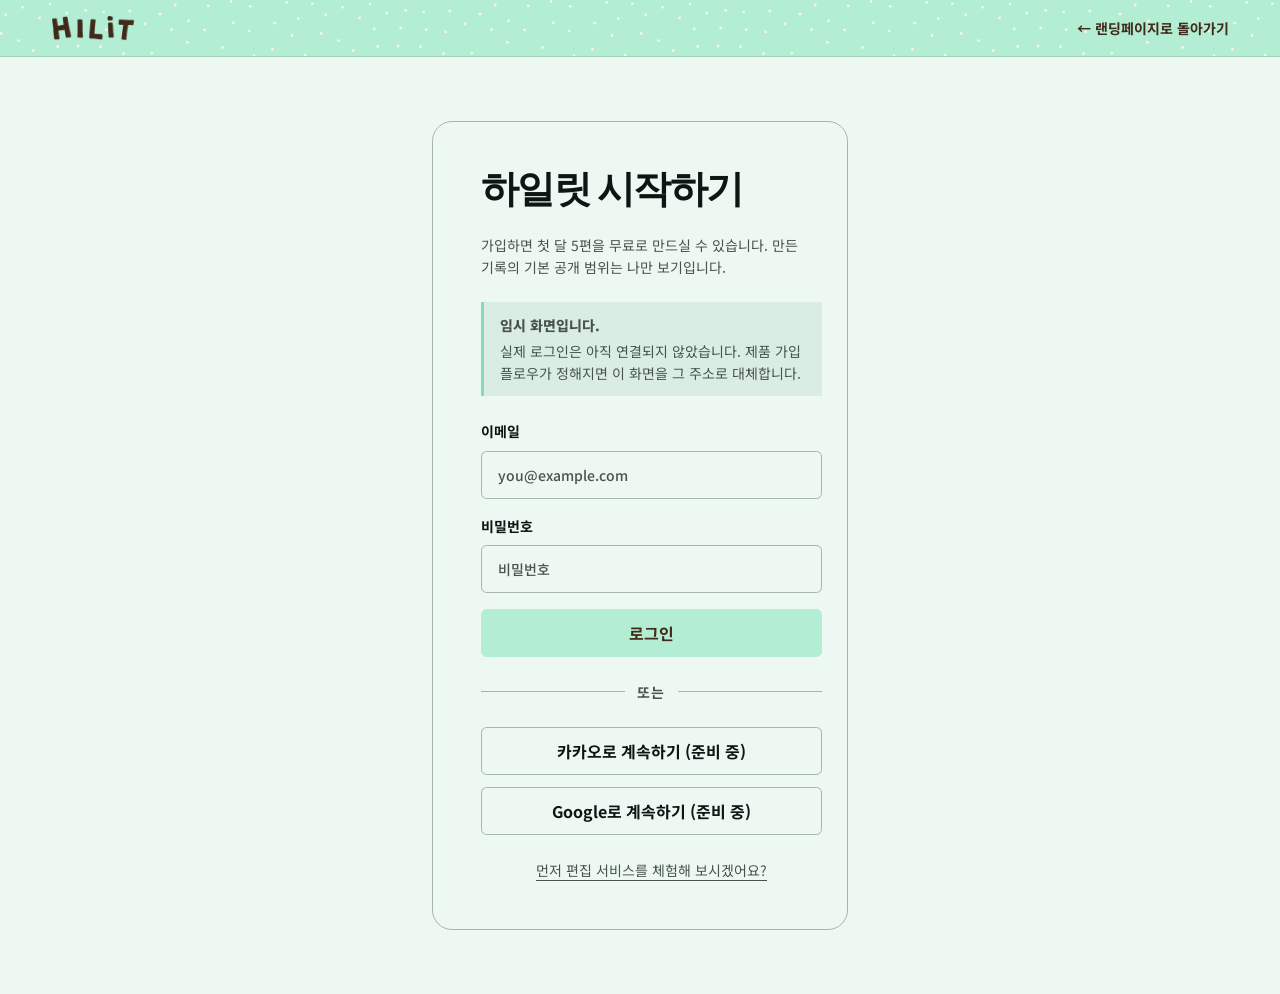
<file: login.html>
<!doctype html>
<html lang="ko">
<head>
  <meta charset="utf-8">
  <meta name="viewport" content="width=device-width, initial-scale=1, viewport-fit=cover">
  <meta name="robots" content="noindex">
  <meta name="description" content="HILIT 로그인 — 임시 화면입니다.">
  <title>HILIT — 로그인 (임시)</title>
  <link rel="icon" href="assets/hilit-app-icon.png" type="image/png">
  <link rel="preconnect" href="https://fonts.googleapis.com">
  <link rel="preconnect" href="https://fonts.gstatic.com" crossorigin>
  <link href="https://fonts.googleapis.com/css2?family=Bricolage+Grotesque:opsz,wght@12..96,700;12..96,800&family=Noto+Sans+KR:wght@400;500;600;700&display=swap" rel="stylesheet">
  <link rel="stylesheet" href="tokens.css">
  <style>
    /* 🔴 임시 화면이다. 랜딩페이지의 [무료 사용하기]가 도착할 곳이 필요해서 세워 둔 껍데기이고,
       실제 인증은 붙어 있지 않다. 제품 가입 플로우가 정해지면 이 파일을 그 주소로 대체한다.
       폼은 제출되지 않는다 — 어떤 값도 어디로도 보내지 않는다(action 없음 · submit 차단). */
    *, *::before, *::after { box-sizing: border-box; }
    html, body { margin: 0; }
    body { min-width: 320px; min-height: 100dvh; display: grid; grid-template-rows: auto 1fr; background: var(--color-paper); color: var(--color-ink); font-family: var(--font-body); line-height: 1.58; word-break: keep-all; }
    img { display: block; max-width: 100%; }
    button, input, a { font: inherit; }
    button { cursor: pointer; }
    a { color: inherit; }
    :focus-visible { outline: 3px solid var(--color-focus); outline-offset: 3px; }
    ::selection { background: var(--color-accent); color: var(--color-accent-ink); }

    .site-nav { position: relative; background: var(--color-accent); color: var(--color-accent-ink); border-block-end: var(--rule) solid var(--color-accent-rule); }
    .site-nav::before { content: ""; position: absolute; inset: 0; z-index: 0; background: var(--color-dot); -webkit-mask: url("assets/dot-pattern.svg") 0 0 / 320px 80px repeat; mask: url("assets/dot-pattern.svg") 0 0 / 320px 80px repeat; pointer-events: none; }
    .nav-inner { position: relative; z-index: 1; width: min(100%, var(--content-max)); min-height: var(--nav-height); margin-inline: auto; padding-inline: var(--page-gutter); display: flex; align-items: center; justify-content: space-between; gap: var(--space-4); }
    .brand { display: inline-flex; align-items: center; min-height: 2.5rem; text-decoration: none; }
    .brand img { width: var(--brand-size); height: auto; }
    .nav-back { color: var(--color-accent-ink); font-size: var(--text-sm); font-weight: 700; text-decoration: none; text-underline-offset: .25em; }

    main { display: grid; place-items: center; padding: var(--space-8) var(--page-gutter); }
    .card { width: min(100%, 26rem); display: grid; gap: var(--space-5); padding: var(--space-7); border: var(--rule) solid var(--color-rule); border-radius: var(--radius-lg); background: var(--color-paper); }
    .card h1 { margin: 0; font-family: var(--font-display); font-size: clamp(1.75rem, 4vw, 2.4rem); font-weight: 800; line-height: 1.04; letter-spacing: -.04em; }
    .card > p { margin: 0; color: var(--color-muted); font-size: var(--text-sm); }

    .temp-flag { display: grid; gap: var(--space-1); margin: 0; padding: var(--space-3) var(--space-4); border-inline-start: 3px solid var(--color-accent-strong); background: var(--color-paper-2); color: var(--color-ink-2); font-size: var(--text-xs); }
    .temp-flag b { font-weight: 800; }

    form { display: grid; gap: var(--space-4); }
    label { display: grid; gap: var(--space-2); font-size: var(--text-sm); font-weight: 700; }
    input { min-height: 3rem; padding-inline: var(--space-4); border: var(--rule) solid var(--color-rule); border-radius: var(--radius-sm); background: var(--color-paper); color: var(--color-ink); font-weight: 500; }
    input::placeholder { color: var(--color-muted); }

    .btn { display: inline-flex; align-items: center; justify-content: center; min-height: 3rem; padding-inline: var(--space-5); border: var(--rule) solid var(--color-ink); border-radius: var(--radius-sm); background: var(--color-ink); color: var(--color-light); font-weight: 700; line-height: 1; text-decoration: none; white-space: nowrap; transition: background-color var(--dur-short) var(--ease-out), transform var(--dur-micro) var(--ease-out); }
    .btn-mint { border-color: var(--color-accent); background: var(--color-accent); color: var(--color-accent-ink); }
    .btn-ghost { border-color: var(--color-rule); background: var(--color-clear); color: var(--color-ink); }
    .btn:active { transform: translateY(1px); }

    .divider { display: grid; grid-template-columns: minmax(0, 1fr) auto minmax(0, 1fr); align-items: center; gap: var(--space-3); color: var(--color-muted); font-size: var(--text-xs); font-weight: 700; letter-spacing: .12em; }
    .divider::before, .divider::after { content: ""; height: var(--rule); background: var(--color-rule); }
    .socials { display: grid; gap: var(--space-3); }

    .foot { margin: 0; color: var(--color-muted); font-size: var(--text-xs); text-align: center; }
    .foot a { text-underline-offset: .25em; }

    @media (hover: hover) and (pointer: fine) {
      .btn:hover { transform: translateY(-1px); }
      .btn-mint:hover { background: var(--color-accent-strong); }
      .btn-ghost:hover { background: var(--color-paper-3); }
    }
    @media (prefers-reduced-motion: reduce) {
      *, *::before, *::after { transition-duration: .01ms !important; }
    }
  </style>
</head>
<body>
  <header class="site-nav">
    <div class="nav-inner">
      <a class="brand" href="lp-v3.html" aria-label="하일릿 홈"><img src="assets/hilit-wordmark.png" width="720" height="228" alt="HILIT"></a>
      <a class="nav-back" href="lp-v3.html">&larr; 랜딩페이지로 돌아가기</a>
    </div>
  </header>

  <main>
    <div class="card">
      <h1>하일릿 시작하기</h1>
      <p>가입하면 첫 달 5편을 무료로 만드실 수 있습니다. 만든 기록의 기본 공개 범위는 나만 보기입니다.</p>

      <p class="temp-flag">
        <b>임시 화면입니다.</b>
        <span>실제 로그인은 아직 연결되지 않았습니다. 제품 가입 플로우가 정해지면 이 화면을 그 주소로 대체합니다.</span>
      </p>

      <!-- action 없음 · submit 차단. 입력값은 어디로도 전송되지 않는다. -->
      <form id="loginForm" novalidate>
        <label>이메일
          <input type="email" name="email" autocomplete="email" placeholder="you@example.com">
        </label>
        <label>비밀번호
          <input type="password" name="password" autocomplete="current-password" placeholder="비밀번호">
        </label>
        <button class="btn btn-mint" type="submit">로그인</button>
      </form>

      <p class="divider"><span>또는</span></p>

      <div class="socials">
        <button class="btn btn-ghost" type="button" disabled>카카오로 계속하기 (준비 중)</button>
        <button class="btn btn-ghost" type="button" disabled>Google로 계속하기 (준비 중)</button>
      </div>

      <p class="foot"><a href="lp-v3.html#try">먼저 편집 서비스를 체험해 보시겠어요?</a></p>
    </div>
  </main>

  <script>
    // 임시 화면이라 붙일 백엔드가 없다. 제출을 막아 값이 URL 로 새어 나가지 않게 한다.
    document.getElementById('loginForm').addEventListener('submit', (event) => {
      event.preventDefault();
      alert('임시 화면입니다. 실제 로그인은 아직 연결되지 않았습니다.');
    });
  </script>
</body>
</html>
</file>
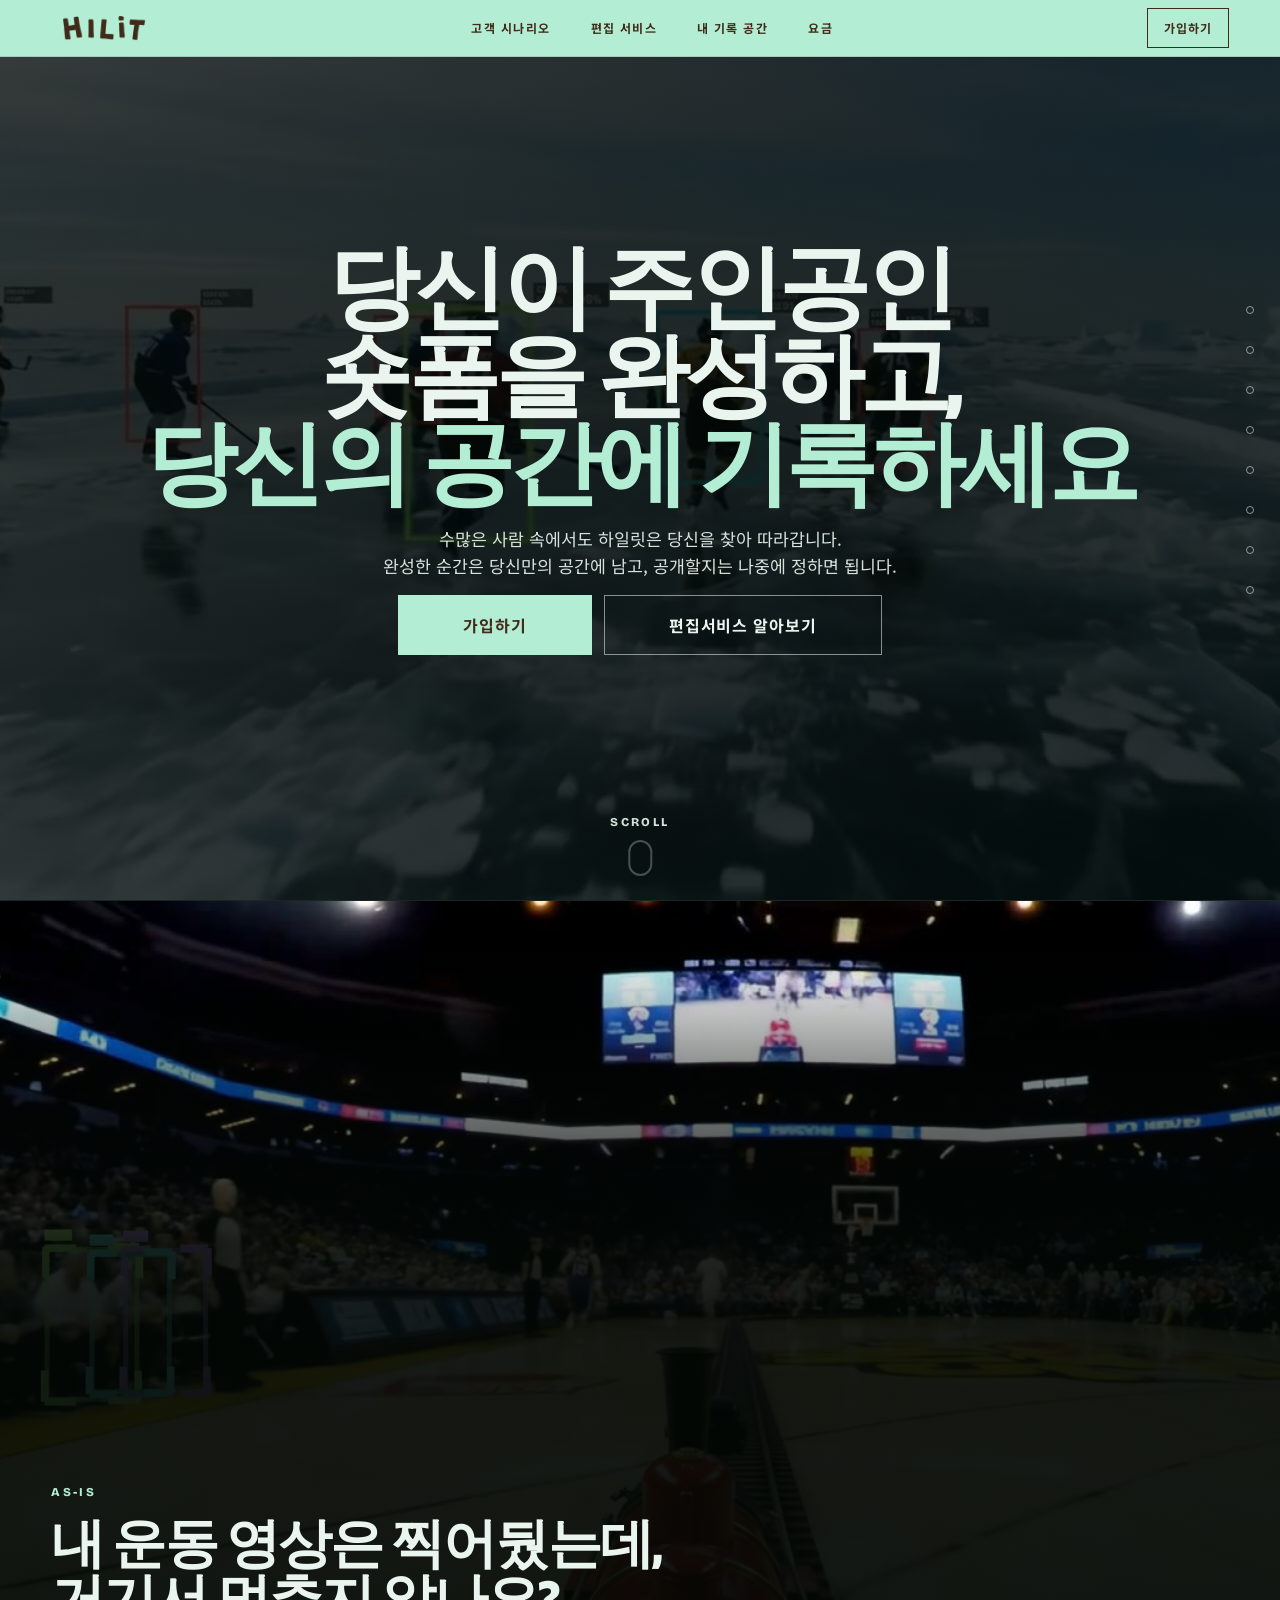
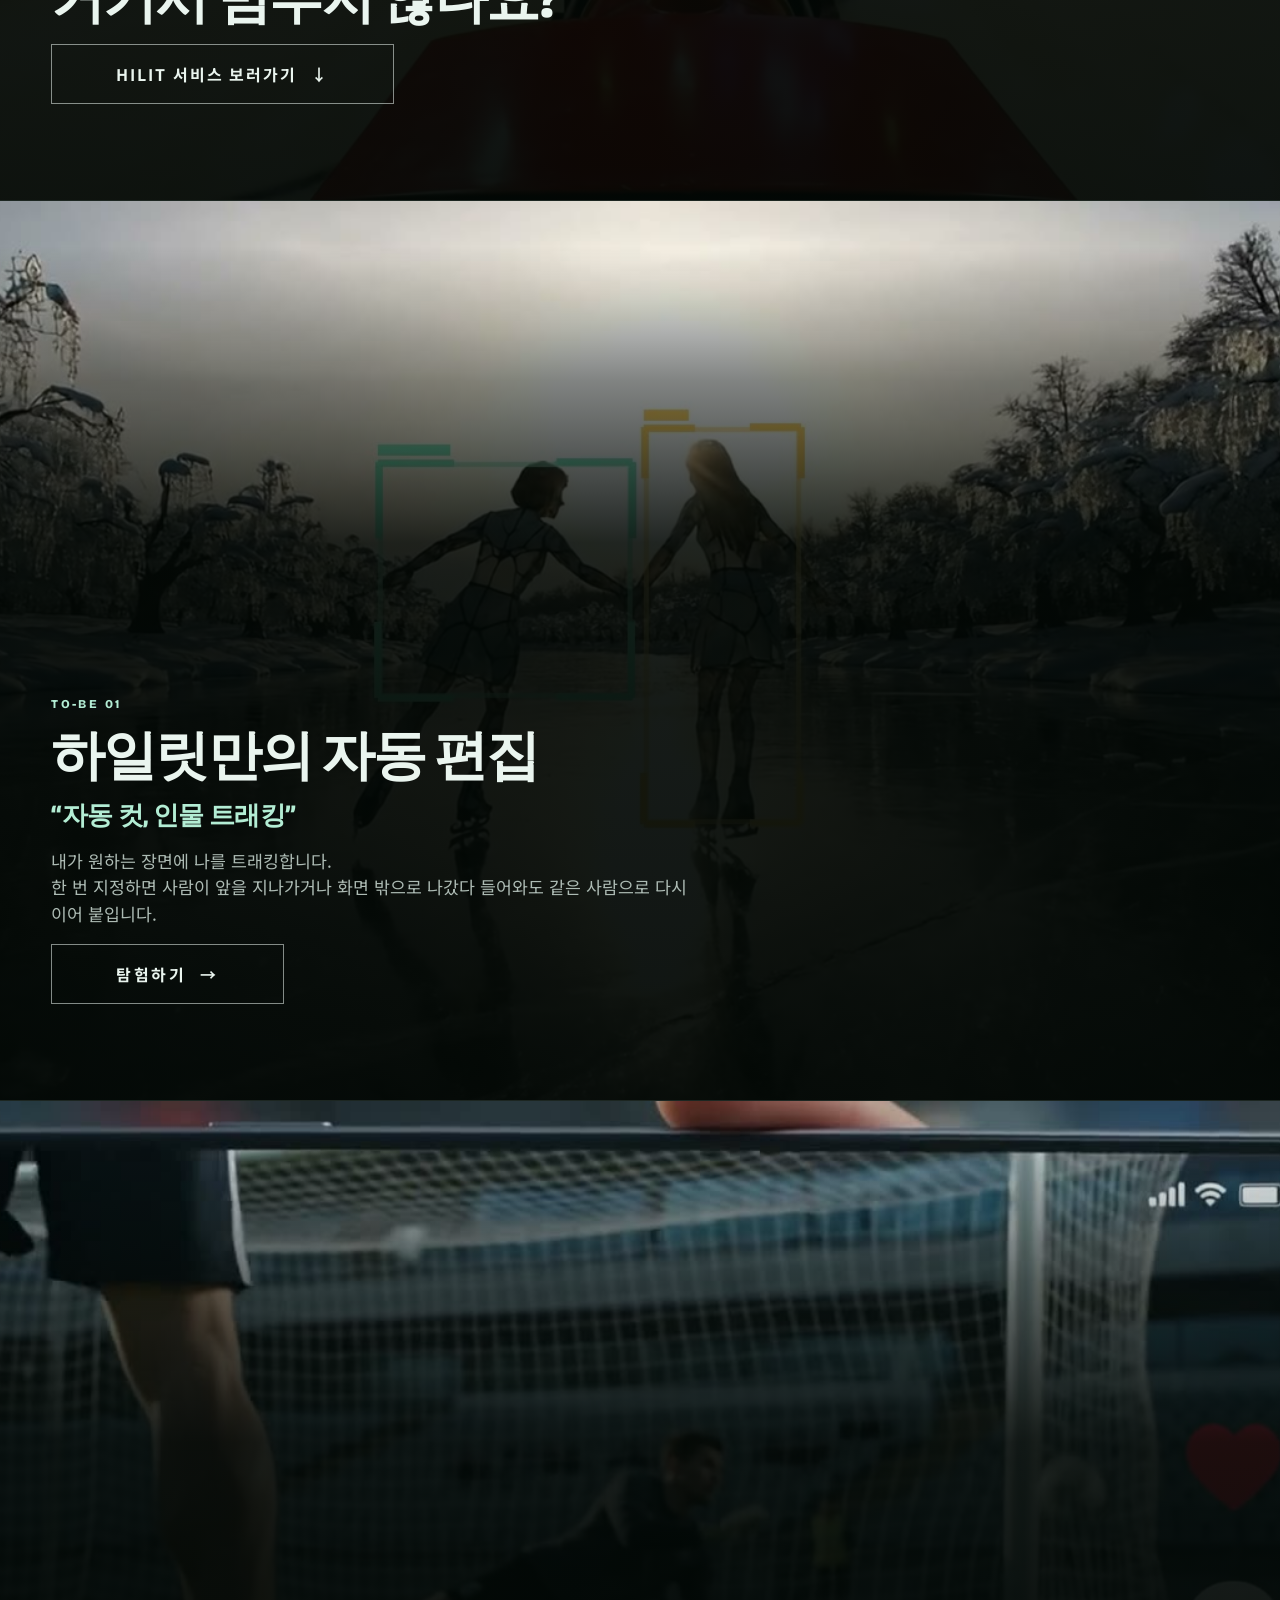
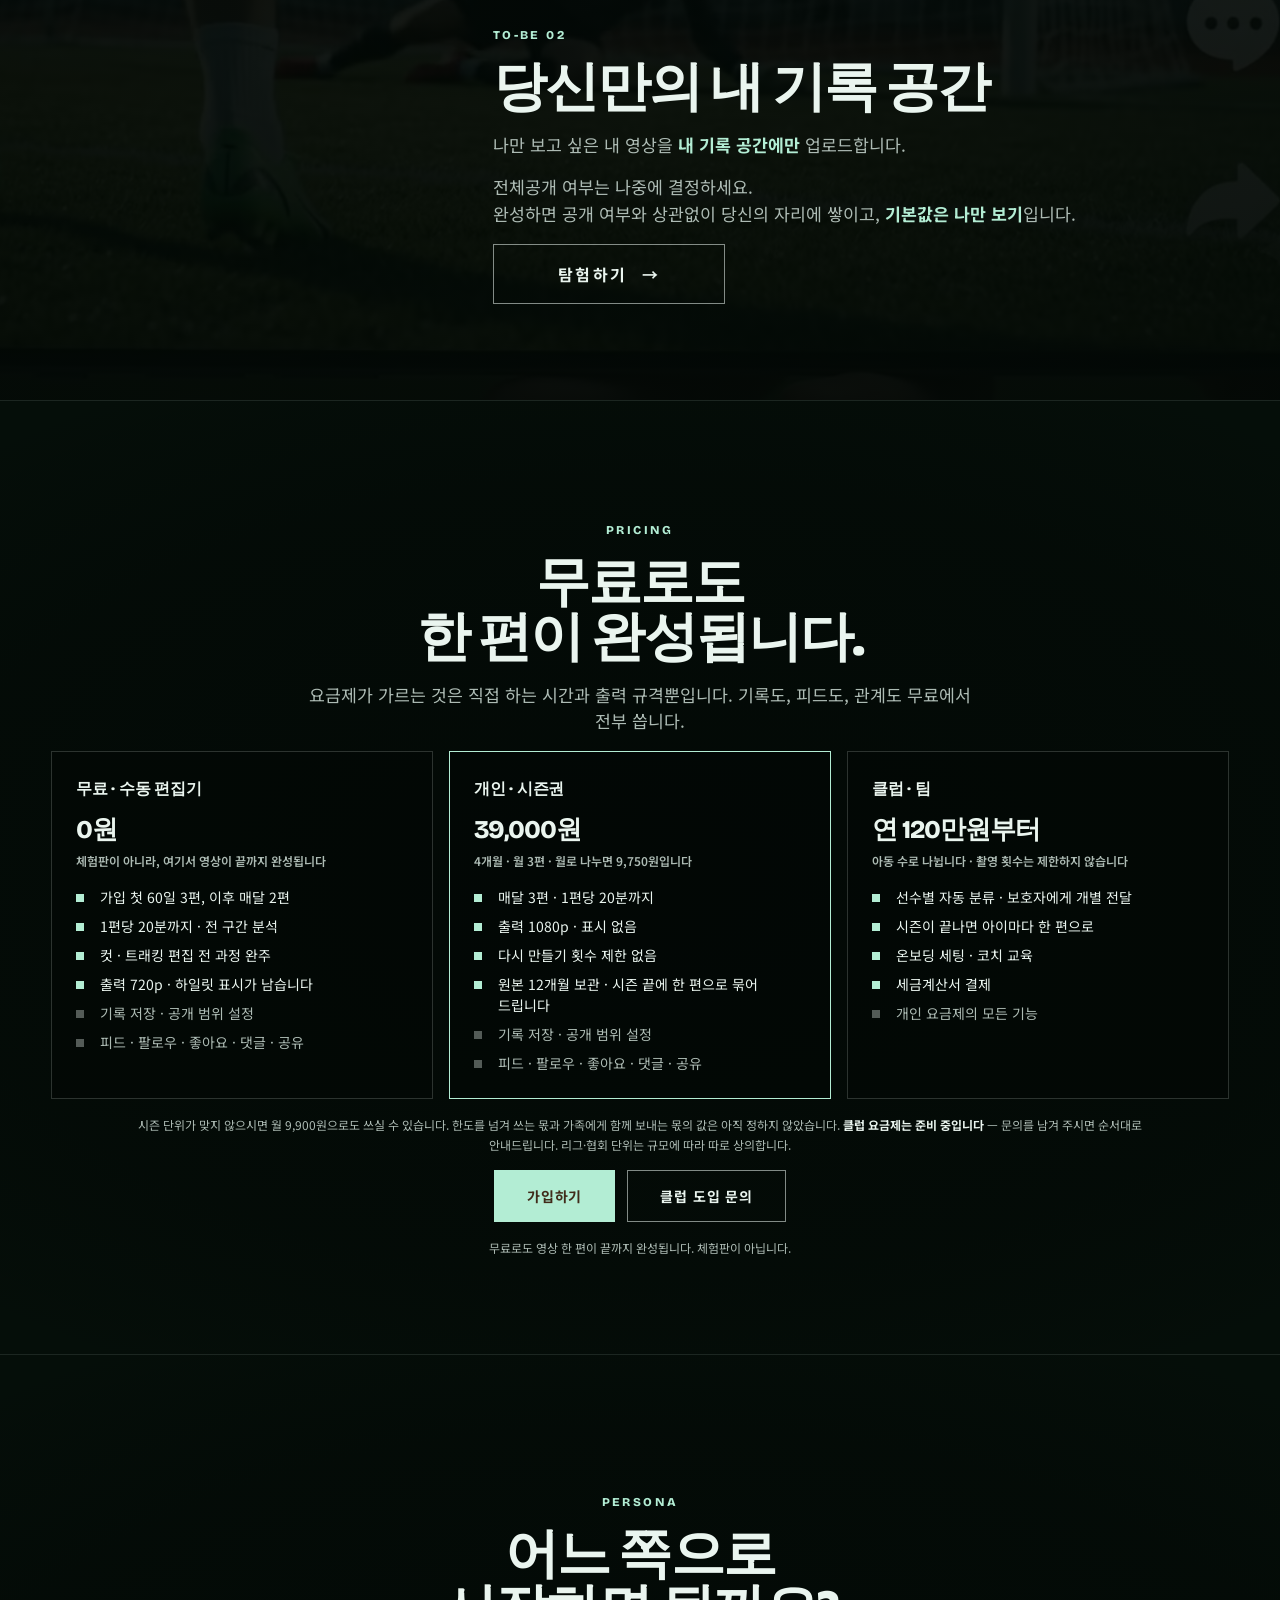
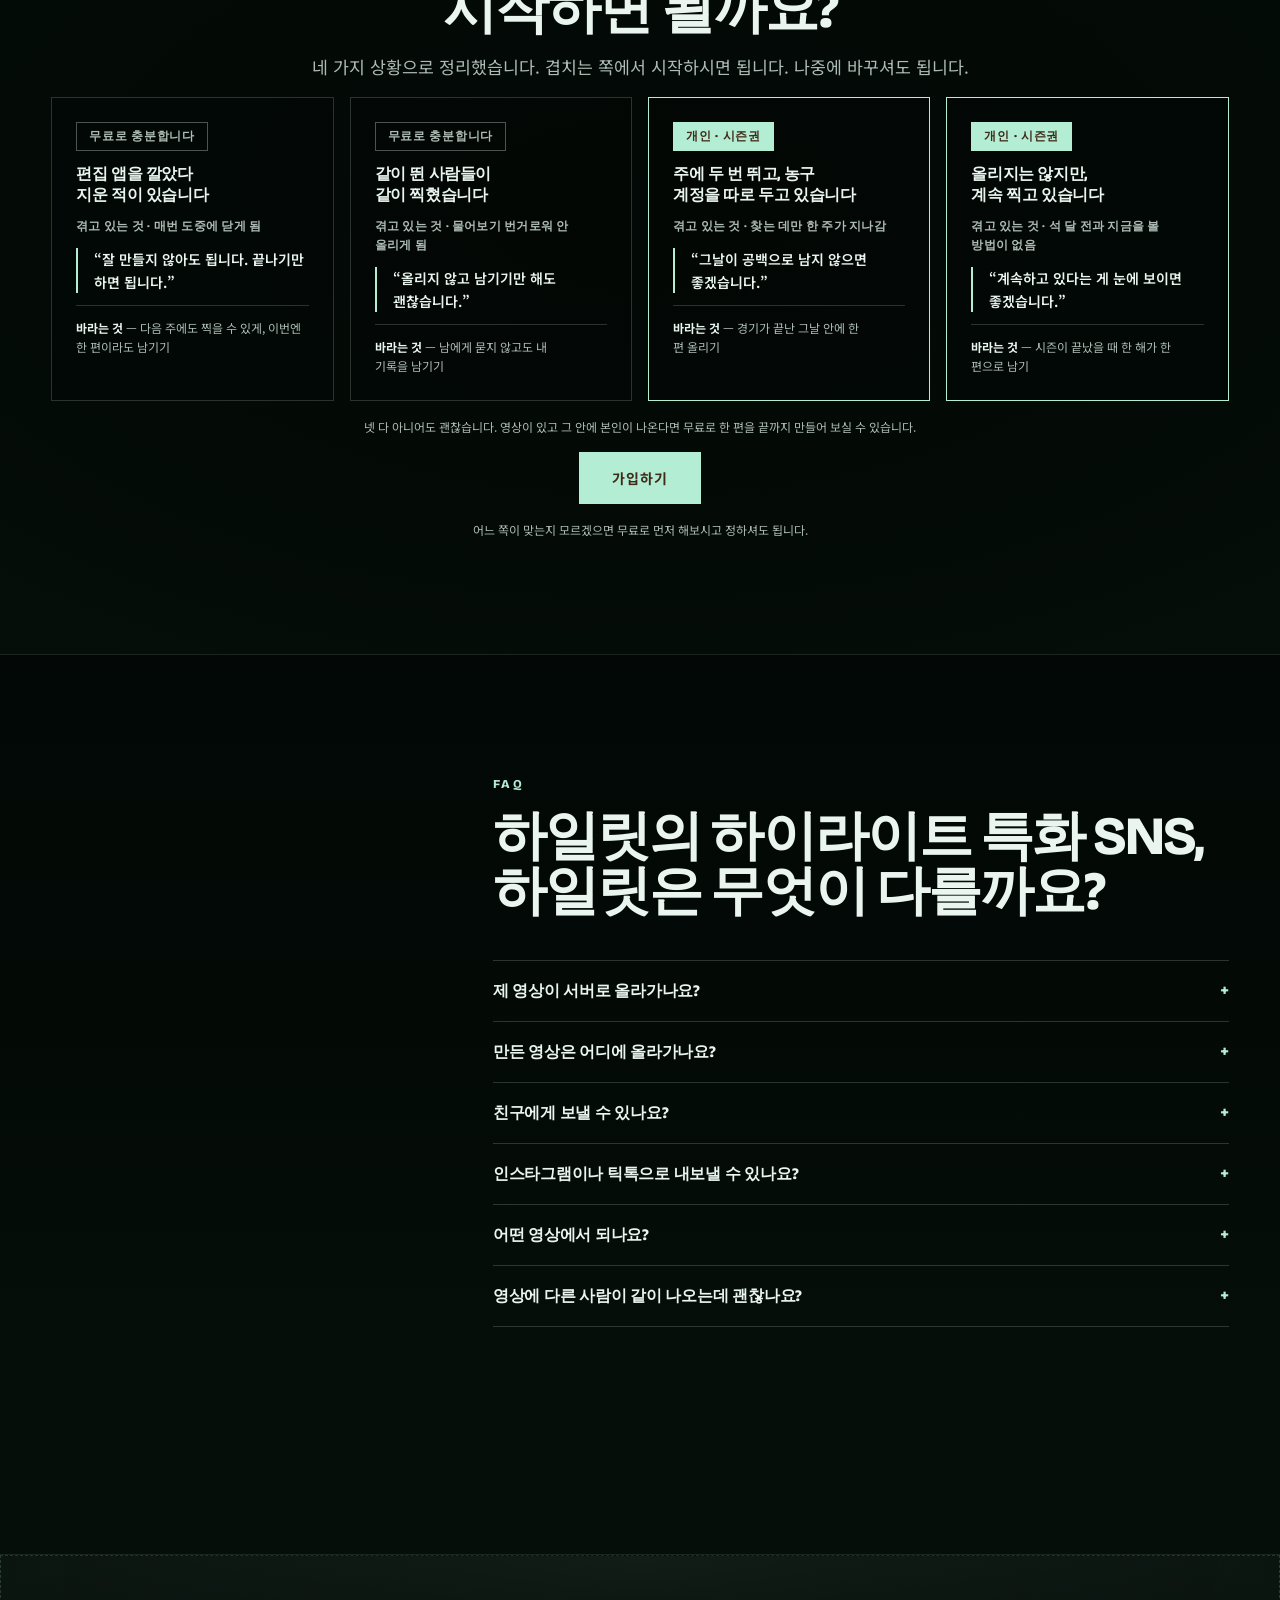
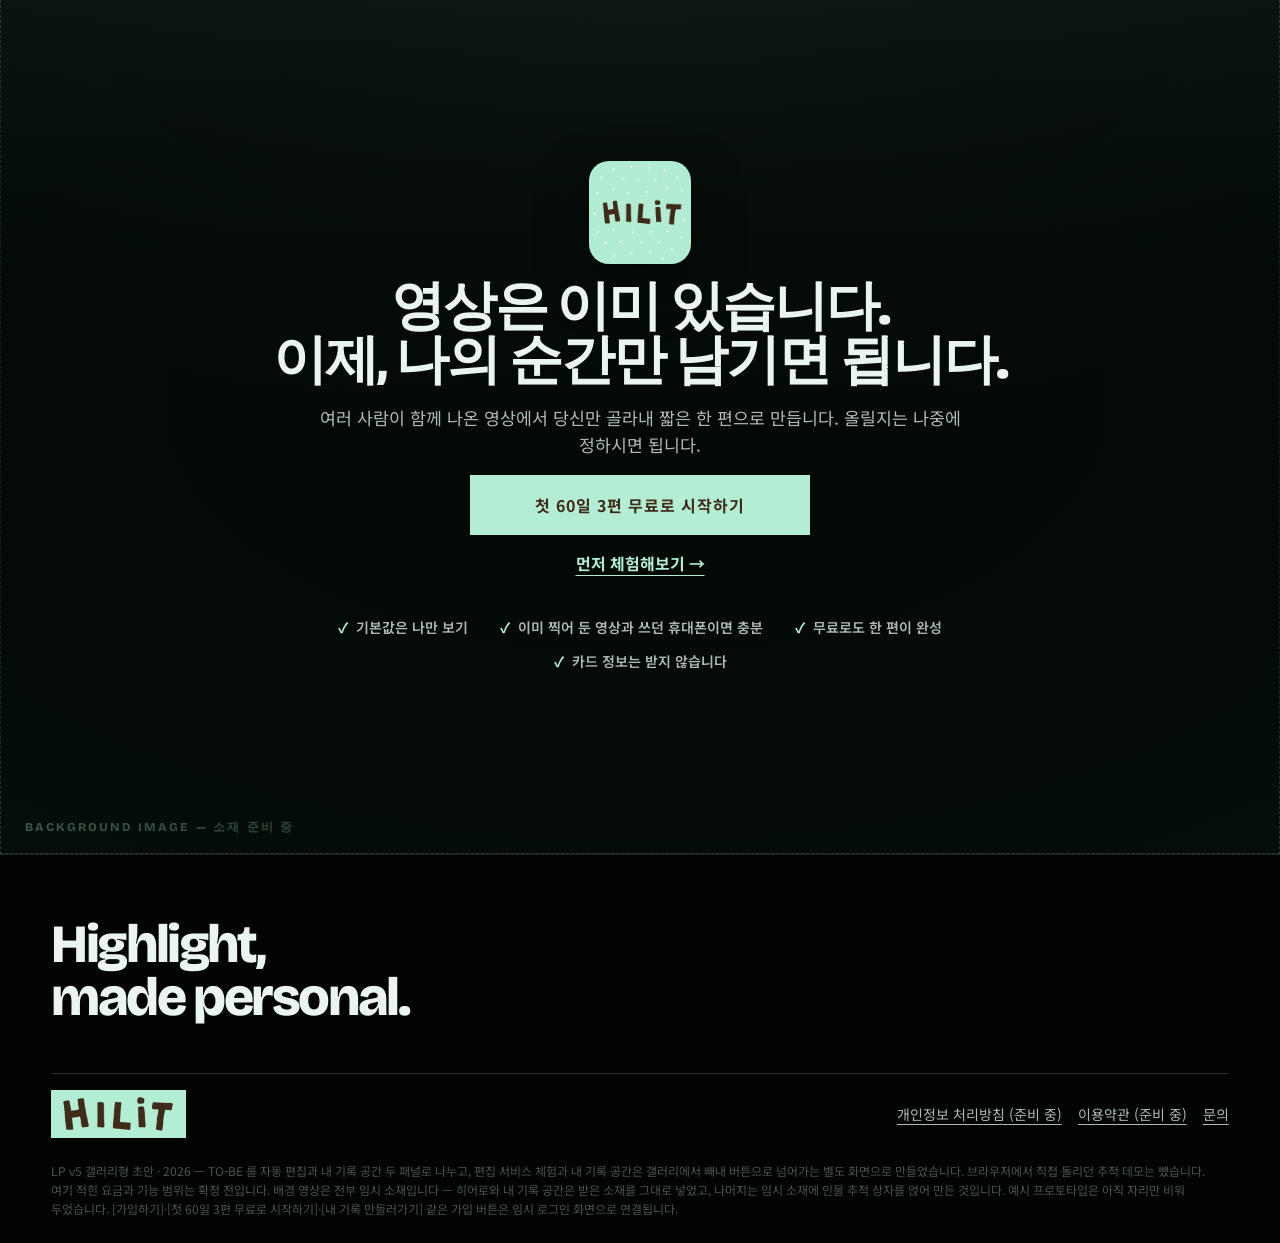
<file: lp-v5.html>
<!doctype html>
<html lang="ko">
<head>
  <meta charset="utf-8">
  <meta name="viewport" content="width=device-width, initial-scale=1, viewport-fit=cover">
  <meta name="description" content="여러 사람이 함께 나온 영상에서 당신만 골라내 짧은 한 편으로 만듭니다. 가려졌다 다시 나타나도 같은 사람으로 따라가고, 올릴지는 나중에 정하시면 됩니다.">
  <title>HILIT — 당신이 주인공인 숏폼을 완성하고, 당신의 공간에 기록하세요</title>
  <link rel="icon" href="assets/hilit-app-icon.png" type="image/png">
  <link rel="preconnect" href="https://fonts.googleapis.com">
  <link rel="preconnect" href="https://fonts.gstatic.com" crossorigin>
  <link href="https://fonts.googleapis.com/css2?family=Bricolage+Grotesque:opsz,wght@12..96,700;12..96,800&family=Noto+Sans+KR:wght@400;500;600;700&display=swap" rel="stylesheet">
  <link rel="stylesheet" href="tokens.css">
  <style>
    /* ══════════════════════════════════════════════════════════════════
       LP v5 — 갤러리형. lp-v4 에서 두 가지를 바꿨다.
       ① TO-BE 한 패널에 겹쳐 있던 두 주제를 패널 둘로 나눴다(자동 편집 / 내 기록 공간).
       ② 편집 서비스 체험·내 기록 공간을 갤러리에서 **빼내** 별도 화면(.view)으로 만들고,
          TO-BE 두 패널의 [탐험하기]로만 들어가게 했다. 들어가면 갤러리가 통째로 사라지고
          그 화면이 지면을 차지한다 — spacex 가 홈에서 상세 페이지로 넘어가는 것과 같다.
          🔴 스크롤로는 닿지 않는다. 아래에 이어 두고 앵커로 건너뛰는 것과 다른 점이다.
       ③ **편집 서비스 체험 화면도 갤러리 규칙으로 돌렸다**(.view--gallery). 문서처럼
          흐르던 화면을 전면 배경 영상 위 헤드라인과 [가입하기] 한 패널로 세웠다.
          브라우저에서 직접 돌리던 추적 데모는 뺐다(사용자 지시).

       참조: spacex.com 의 실측 규칙 (styles.6af2148f00c017e1.css)
       ─────────────────────────────────────────────────────────────
       .section-inner   height: max(100svh, 941px)  → 패널 하나가 화면을 채운다
       .image-wrapper   inset:0 · object-fit: cover  → 전면 배경 미디어
       .inner-*         카피를 8방향 코너에 절대 배치 (left/right:100px · bottom:15% · max-width:520px)
       h1/h2            uppercase · letter-spacing .02em · line-height 95%
       .inner-center h1 100px · letter-spacing -1px
       @media ≤961px    height:auto · 카피 left/right:20px · bottom:5% · h2 2.25rem
       ─────────────────────────────────────────────────────────────
       가져온 것 : 전면 배경 + 코너 앵커 카피 + 화면 단위 패널 + 외곽선 버튼
       바꾼 것   : 색은 HILIT 토큰(민트·잉크) 유지 · 한국어는 대문자가 없으므로
                   대문자 대신 디스플레이 슬랩 + 좁은 자간으로 위계를 만든다
       더한 것   : 오른쪽 점 내비 — 갤러리는 "지금 몇 번째인지"가 보여야 한다
                   (spacex 에는 없다. 이어지는 스크롤에는 필요 없던 장치다)
                   [탐험하기] — spacex 는 버튼이 다른 주소로 나간다. 여기도 주소를
                   바꾼다(#try·#record). 다만 파일을 나누지 않고 한 문서 안에서 갈아 끼운다

       🔴 애니메이션은 넣지 않았다 — 사용자 지시가 유지된다.
          spacex 의 reveal-header/subheader/button 스태거는 의도적으로 뺐다.
          화면 전환도 hidden 토글뿐이다 — 넘어가는 연출을 넣지 않았다.
       🔴 배경 영상 넷을 채웠다(전부 임시 소재다). 네 편 모두 인물마다 색이 다른
          추적 상자가 따라붙는 판으로 다시 만들었다 — 제품이 하는 일을 배경이 보여 준다.
          히어로=hero-tracking · AS-IS=basketball-arena · TO-BE 01=figure-ice
          TO-BE 02(내 기록 공간)=my-record
          편집 서비스 체험 첫 패널=highlight-editor(실물 화면 기록)
          나머지 영상·사진 자리는 .media-fill 로 비워 두었다.
       🔴 스냅은 proximity 다 — mandatory 로 잠그면 한 화면을 넘는 패널
          (FAQ 처럼 긴 것)에서 스크롤이 갇힌다.

       카피 제약은 계획서 §5 를 그대로 따른다. 문장은 「워딩 수정」 판을 옮긴 것이고,
       TO-BE 두 패널만 사용자 지정 문구를 그대로 쓴다.
       ══════════════════════════════════════════════════════════════════ */

    *, *::before, *::after { box-sizing: border-box; }
    html, body { margin: 0; overflow-x: clip; }
    html {
      scroll-behavior: smooth;
      background: var(--color-dark);
      /* 갤러리 — 패널 경계에 내려앉는다. proximity 라 긴 패널은 자유롭게 스크롤된다. */
      scroll-snap-type: y proximity;
      scroll-padding-block-start: var(--nav-height);
    }
    body { min-width: 320px; background: var(--color-dark); color: var(--color-light); font-family: var(--font-body); line-height: 1.58; word-break: keep-all; overflow-wrap: break-word; text-rendering: optimizeLegibility; }
    img, video, canvas { display: block; max-width: 100%; }
    button, input, select, a { font: inherit; }
    button, input[type="range"] { cursor: pointer; }
    a { color: inherit; }
    [hidden] { display: none !important; }
    :focus-visible { outline: 3px solid var(--color-focus); outline-offset: 3px; }
    ::selection { background: var(--color-accent); color: var(--color-accent-ink); }
    /* 🔴 이 링크는 튀어나오면 민트 내비 막대 위에 얹힌다. 민트 바탕으로 두면
       민트 위 민트가 되어 보이지 않는다. 내비와 반대로 잉크 바탕에 민트 글자다. */
    .skip-link { position: fixed; inset-block-start: var(--space-3); inset-inline-start: var(--space-3); z-index: var(--z-overlay); transform: translateY(-180%); padding: var(--space-3) var(--space-4); background: var(--color-accent-ink); color: var(--color-accent); font-weight: 700; }
    .skip-link:focus { transform: none; }

    /* ── 패널 ────────────────────────────────────────────────────────
       spacex .section-inner 를 옮긴 것. 한 패널이 한 화면을 채우고,
       내용이 더 길면 늘어난다(height:auto 가 아니라 min-height 로 잡는 이유). */
    .panel { position: relative; min-height: 100svh; display: flex; isolation: isolate; scroll-snap-align: start; overflow: clip; }
    .panel + .panel { border-block-start: var(--rule) solid oklch(96% 0.014 165 / .1); }
    .panel-inner { position: relative; z-index: 2; width: min(100%, 87.5rem); margin-inline: auto; padding: calc(var(--nav-height) + var(--space-7)) var(--page-gutter) var(--space-8); display: flex; }

    /* 전면 배경 미디어 자리 — spacex .image-wrapper.
       🔴 소재가 없다. 채우기 전까지 무엇이 들어갈 자리인지만 적는다. */
    .media-fill { position: absolute; inset: 0; z-index: 0; border: var(--rule) dashed oklch(90% 0.069 166 / .18); background: radial-gradient(120% 90% at 50% 0%, oklch(90% 0.069 166 / .1), transparent 60%); pointer-events: none; }
    /* 🔴 자리 표시는 아래 구석에 둔다 — 가운데 두면 카피·버튼과 겹친다. */
    .media-fill span { position: absolute; inset-block-end: var(--space-4); inset-inline-start: var(--space-5); color: oklch(90% 0.069 166 / .32); font-family: var(--font-display); font-size: var(--text-xs); font-weight: 800; letter-spacing: .18em; }
    /* 카피가 앉는 쪽을 어둡게 눌러 글자가 읽히게 한다. 실사 미디어가 들어와도 같이 쓴다. */
    .scrim { position: absolute; inset: 0; z-index: 1; pointer-events: none; }
    .scrim--bottom { background: linear-gradient(to top, oklch(12% 0.016 165 / .92) 0%, oklch(12% 0.016 165 / .55) 42%, transparent 78%); }
    .scrim--center { background: radial-gradient(80% 60% at 50% 50%, oklch(12% 0.016 165 / .8), oklch(12% 0.016 165 / .45) 70%, transparent); }
    .scrim--top { background: linear-gradient(to bottom, oklch(12% 0.016 165 / .92) 0%, oklch(12% 0.016 165 / .55) 42%, transparent 78%); }
    /* 🔴 배경에 영상을 깐 패널 전용. 사진 없는 패널의 기본 scrim 으로는 글자가 눕는다.
       수치 근거 — 세 소재 모두 가장 밝은 프레임이 흰색에 닿는다(255,255,245 / 252,255,255).
       그 위에서 본문(--color-light-muted)이 AA(4.5:1)를 넘으려면 alpha 가 .76 이상,
       AAA(7:1)를 넘으려면 .88 이상이어야 한다. 카피가 앉는 아래쪽을 .88 위로 유지한다.
       🔴 숫자를 눈으로 고르지 않는다. 바꿀 때는 다시 재고 넣는다. */
    .scrim--video { background: linear-gradient(to top, oklch(12% 0.016 165 / .95) 0%, oklch(12% 0.016 165 / .92) 45%, oklch(12% 0.016 165 / .88) 62%, oklch(12% 0.016 165 / .5) 80%, transparent 95%); }
    /* 🔴 흰 화면 소재 전용. .scrim--video 는 아래만 누르고 위는 거의 비운다 —
       지금까지 소재가 전부 어두웠기 때문에 그것으로 충분했다.
       흰 UI 녹화(record-flow)는 위쪽이 rgb(255,255,255) 로 뜬다. 실측 — 그 위에서
       뷰바 글자가 1.12:1, 위 절반이 1.69:1 로 AA(4.5:1)에 한참 못 미쳤다.

       🔴 세로 그라디언트 하나로는 두 요구를 같이 못 채운다. 카피는 왼쪽 아래에 있고
          폰 화면은 가운데에 있어서, 카피를 살리려고 아래를 누르면 폰도 같이 사라진다.
          그래서 가로 성분을 얹는다 — 왼쪽(카피)은 누르고 오른쪽(폰)은 연다.
          겹친 alpha = 1-(1-세로)(1-가로).
          카피 구역(x 5~37% · 아래 5~40%) → 약 .89 : 본문 7.4:1 로 AAA
          폰 화면(x 37~64% · 가운데)      → 약 .58 : 영상이 그대로 보인다
          상단은 텍스트가 없고 뷰바가 제 바탕(.82)을 갖고 있어 열어 둔다.
       🔴 숫자를 눈으로 고르지 않는다. 바꿀 때는 다시 재고 넣는다. */
    .scrim--bright { background:
      linear-gradient(to right, oklch(12% 0.016 165 / .64) 0%, oklch(12% 0.016 165 / .60) 36%, oklch(12% 0.016 165 / .30) 50%, oklch(12% 0.016 165 / 0) 64%),
      linear-gradient(to top, oklch(12% 0.016 165 / .76) 0%, oklch(12% 0.016 165 / .72) 30%, oklch(12% 0.016 165 / .58) 55%, oklch(12% 0.016 165 / .48) 78%, oklch(12% 0.016 165 / .48) 100%); }

    /* 카피 앵커 — spacex .inner-left-bottom / .inner-right-bottom / .inner-center */
    .anchor { display: grid; align-content: end; gap: var(--space-4); width: 100%; max-width: 33rem; }
    .anchor--wide { max-width: 46rem; }
    .anchor--full { max-width: none; }
    .panel-inner--left { justify-content: flex-start; }
    .panel-inner--right { justify-content: flex-end; }
    .panel-inner--center { justify-content: center; }
    .panel-inner--center .anchor { align-content: center; justify-items: center; text-align: center; }
    .panel-inner--top .anchor { align-content: start; }

    /* ── 타이포 ──────────────────────────────────────────────────────
       한국어는 대문자가 없다. spacex 가 uppercase 로 만든 위계를
       디스플레이 슬랩 + 좁은 자간으로 대신한다. 로마자만 대문자로 둔다. */
    .eyebrow { margin: 0; color: var(--color-accent); font-family: var(--font-display); font-size: var(--text-xs); font-weight: 800; letter-spacing: .2em; text-transform: uppercase; }
    .p-title { margin: 0; font-family: var(--font-display); font-size: clamp(2rem, 4.2vw, 3.4rem); font-weight: 800; line-height: 1.02; letter-spacing: -.035em; }
    .p-title--hero { font-size: clamp(2.6rem, 7.2vw, 6rem); line-height: .96; letter-spacing: -.05em; }
    .p-title--hero em { color: var(--color-accent); font-style: normal; }
    .p-lede { margin: 0; max-width: 42rem; color: var(--color-light-muted); font-size: var(--text-lg); line-height: 1.55; }
    .panel-inner--center .p-lede { margin-inline: auto; }

    /* ── 줄바꿈 ──────────────────────────────────────────────────────
       한국어는 어절로 끊는다(body 의 word-break: keep-all). 그것만으로는
       마지막 줄에 어절 하나만 남는 줄이 생긴다 — 실측(1440 / 768 / 390)에서
       "붙입니다."(64px) "씁니다."(49px) "됩니다."(87px)처럼 한 어절짜리 줄이
       여덟 군데 나왔다. 줄 끝이 아니라 문단 끝이 무너지는 문제다.
       제목은 balance 로 줄들의 길이를 맞추고, 본문은 pretty 로 마지막 줄을 채운다.
       🔴 두 속성 모두 브라우저가 모르면 지금까지의 줄바꿈 그대로다(퇴행 없음).
       🔴 눈으로 고르지 않는다. 문안을 바꾸면 tools/measure-linebreaks.html 로
          폭을 바꿔가며 다시 재고 넣는다. */
    .p-title, .plan-name, .fit h3, .faq summary, .footer-line { text-wrap: balance; }
    .p-lede, .note, .p-notes li, .faq p, .fit-state, .fit-quote, .fit-goal, .plan-price small, .checks li { text-wrap: pretty; }
    /* 붙여 읽어야 하는 덩어리 — 가운뎃점과 로마자 약어는 어절 사이가 아니라
       덩어리 안에서 끊긴다("리그·/협회", "특화/SNS,"). 그 자리만 손으로 묶는다. */
    .nb { white-space: nowrap; }
    /* 손으로 넣은 줄바꿈은 넓은 화면의 리듬이다. 좁은 화면에서는 같은 자리가
       "됩니다." 한 어절만 남기는 줄을 만든다(390 실측 · 87px).
       🔴 balance 는 강제 줄바꿈이 있는 문단을 건너뛴다 — 그래서 접어야 일한다.
       40rem 아래에서만 접는다. 그 위에서는 손으로 끊은 줄이 한 줄에 들어간다.
       🔴 마크업에서 <br class="br-wide"> 뒤에는 공백을 한 칸 둔다 — 접었을 때
          두 문장이 붙지 않게 하려는 것이고, 펼쳤을 때 그 공백은 줄 첫머리라 사라진다. */
    .br-wide { display: none; }
    @media (min-width: 40rem) { .br-wide { display: inline; } }
    /* 제목 아래 작은 글씨 — 제목이 한 말의 세부다. 글머리표 대신 짧은 민트 대시로
       왼끝을 맞춘다(점을 찍으면 "목록을 읽어라"가 되고, 여기는 훑히면 그만이다).
       🔴 --text-sm 은 본문보다 작다. 색은 --color-light-muted 그대로 둔다 —
          scrim 아래쪽 alpha .88 구간(위 §scrim 주석) 위에서 잰 AAA 조합이다. */
    .p-notes { display: grid; gap: var(--space-2); margin: 0; padding: 0; max-width: 34rem; list-style: none; color: var(--color-light-muted); font-size: var(--text-sm); line-height: 1.5; }
    .p-notes li { display: grid; grid-template-columns: auto 1fr; gap: .7em; }
    .p-notes li::before { content: ""; width: .9em; height: 2px; margin-block-start: .62em; background: var(--color-accent); }

    /* ── 버튼 — spacex 의 외곽선 버튼. 주 행동만 채운다. ─────────────── */
    .btn { display: inline-flex; align-items: center; justify-content: center; min-height: 3.25rem; padding-inline: var(--space-6); border: var(--rule) solid oklch(96% 0.014 165 / .55); border-radius: 0; background: var(--color-clear); color: var(--color-light); font-size: var(--text-sm); font-weight: 700; line-height: 1; letter-spacing: .06em; text-decoration: none; white-space: nowrap; transition: background-color var(--dur-short) var(--ease-out), color var(--dur-short) var(--ease-out), border-color var(--dur-short) var(--ease-out); }
    .btn-mint { border-color: var(--color-accent); background: var(--color-accent); color: var(--color-accent-ink); }
    .btn-lg { min-height: 3.75rem; padding-inline: var(--space-8); font-size: var(--text-base); }
    .btn:disabled { opacity: .45; cursor: not-allowed; }
    /* spacex 의 행동 버튼은 대문자와 넓은 자간으로 "여기서 더 간다"를 알린다.
       한국어에는 대문자가 없으므로 자간과 화살표로 대신한다. */
    .btn-explore { letter-spacing: .16em; }
    .btn-explore::after { content: "\2192"; margin-inline-start: .85em; }
    /* 같은 지면 안에서 아래로 내려가는 버튼 — 화살표를 눕히지 않고 세운다. */
    .btn-down { letter-spacing: .12em; }
    .btn-down::after { content: "\2193"; margin-inline-start: .85em; }
    .btn-sm { min-height: 2.75rem; padding-inline: var(--space-4); font-size: var(--text-xs); }
    .cta-row { display: flex; flex-wrap: wrap; align-items: center; gap: var(--space-3); }
    .panel-inner--center .cta-row { justify-content: center; }

    /* ── 내비 ────────────────────────────────────────────────────────
       패널 위에 떠 있다. 막대 전체가 브랜드의 민트다 — 로고만 민트 카드를 깔고
       나머지가 반투명 어둠이던 앞 판에서 바꾼 것이다(사용자 지시).
       🔴 통짜 색이라 뒤가 비치지 않는다. 그래서 blur 를 걷어냈다 —
          불투명한 배경 뒤에서 도는 backdrop-filter 는 보이지도 않으면서
          매 스크롤마다 합성 비용만 낸다.
       🔴 민트 위에서는 글자가 전부 뒤집힌다. 아래 세 줄(로고·메뉴·버튼)과
          맨 위 .skip-link 까지 같이 잉크색으로 돌렸다 — 하나라도 빠뜨리면
          민트 위에 민트가 얹혀 그 글자만 사라진다.
       🔴 대비 실측 — 잉크(#402a19) 위 민트(#b3edd3) 는 9.9:1 이다. 12px 굵은
          글씨에 요구되는 AAA(7:1)를 넘는다. 색을 바꿀 때는 다시 재고 넣는다. */
    .site-nav { position: fixed; inset: 0 0 auto; z-index: var(--z-nav); background: var(--color-accent); border-block-end: var(--rule) solid var(--color-accent-rule); }
    .nav-inner { width: min(100%, 87.5rem); min-height: var(--nav-height); margin-inline: auto; padding-inline: var(--page-gutter); display: grid; grid-template-columns: auto 1fr; align-items: center; gap: var(--space-4); }
    /* 🔴 워드마크는 잉크색이다. 막대가 민트가 되면서 로고 카드가 할 일이 없어졌다 —
       배경을 걷고 여백만 남긴다. 카드가 아니라 막대가 민트를 맡는다.
       assets/hilit-wordmark-mint.png 은 쓰지 않는다 — README 가 로고 교체 전 판이라고 적어 둔 파일이다. */
    .brand { display: inline-flex; align-items: center; min-height: 2.5rem; padding: .4rem .7rem; text-decoration: none; }
    .brand img { width: var(--brand-size); height: auto; }
    .nav-links { display: none; justify-self: center; align-items: center; gap: var(--space-4); }
    .nav-links a { display: inline-flex; align-items: center; min-height: 2.5rem; padding-inline: var(--space-3); color: var(--color-accent-ink); font-size: var(--text-xs); font-weight: 700; line-height: 1; letter-spacing: .12em; text-decoration: none; white-space: nowrap; }
    .nav-action { justify-self: end; display: inline-flex; align-items: center; min-height: 2.5rem; padding-inline: var(--space-4); border: var(--rule) solid var(--color-accent-ink); background: var(--color-clear); color: var(--color-accent-ink); font-size: var(--text-xs); font-weight: 700; letter-spacing: .08em; text-decoration: none; white-space: nowrap; }

    /* ── 점 내비 — 갤러리가 몇 번째인지 알려 준다(이 페이지에서 더한 장치). ── */
    .dots { position: fixed; z-index: var(--z-nav); inset-inline-end: var(--space-4); inset-block-start: 50%; transform: translateY(-50%); display: none; flex-direction: column; gap: var(--space-3); margin: 0; padding: 0; list-style: none; }
    .dots a { display: grid; place-items: center; width: 1.75rem; height: 1.75rem; text-decoration: none; }
    .dots a::before { content: ""; width: .45rem; height: .45rem; border: var(--rule) solid oklch(96% 0.014 165 / .55); border-radius: 999px; transition: background-color var(--dur-short) var(--ease-out), transform var(--dur-short) var(--ease-out); }
    .dots a:hover::before, .dots a:focus-visible::before { background: var(--color-accent); border-color: var(--color-accent); transform: scale(1.3); }

    /* ── 히어로 ─────────────────────────────────────────────────────── */
    .scroll-cue { display: grid; justify-items: center; gap: var(--space-2); margin: var(--space-6) 0 0; color: var(--color-light-muted); font-family: var(--font-display); font-size: var(--text-xs); font-weight: 800; letter-spacing: .2em; }
    .scroll-cue::after { content: ""; width: 1.5rem; height: 2.25rem; border: 2px solid oklch(96% 0.014 165 / .28); border-radius: 999px; }
    /* 패널 배경 미디어 — .media-fill 자리에 실물이 깔린다. */
    .bg-video, .bg-poster { position: absolute; inset: 0; z-index: 0; width: 100%; height: 100%; object-fit: cover; }
    /* 🔴 이 한 패널만 영상을 잘라내지 않고 통째로 보여 준다(사용자 지정).
       실물 화면 기록이라 cover 로 자르면 위의 배지와 아래 타임라인이 사라진다 —
       "무엇을 하는 화면인가"가 그 두 곳에 있어서 잘리면 뜻이 상한다.
       대신 좌우에 검은 여백이 생긴다. 지면보다 한 단 어두운 값이라 영상의 검은
       바탕과 이어져 보이고, 여백이 아니라 화면 테두리처럼 읽힌다. */
    .bg-video--fit, .bg-poster--fit { object-fit: contain; background: #000; }
    /* 넓은 화면에서는 영상을 오른쪽으로 몰고, 왼쪽에 생긴 검은 자리에 카피를 앉힌다.
       🔴 영상 위에 글자를 얹지 않으므로 scrim 으로 누를 일이 없다 — 영상이 한 점도
          가려지지 않는다. 이것이 "다 보이게 한다"의 실제 조건이다. scrim 을 남기면
          아래 타임라인이 다시 어둠에 잠겨, 잘라내지 않은 보람이 없어진다.
       🔴 좁은 화면에서는 나눌 폭이 없다. 그때는 영상을 가운데 두고 카피를 얹은 뒤
          .scrim--video 로 누른다(아래 기본값 그대로) — 대비 근거가 그대로 산다. */
    @media (min-width: 60rem) {
      /* 🔴 폭을 inset 만으로 잡으면 안 된다. video 는 대체 요소라 height 가 정해져
         있으면 width:auto 가 inset 이 아니라 제 비율(972:832)에서 나온다 —
         실측했더니 1051px 이 나와 화면 오른쪽으로 202px 넘쳤다. 폭을 직접 준다. */
      .panel--split { --split: 44%; }
      /* 🔴 오른쪽으로 모는 것은 두 패널이 함께 쓰는 배치이고, 칸 안을 담을지(contain·--fit)
         채울지(cover·기본)는 소재마다 다른 별개의 결정이다. 지금은 둘 다 담는다 —
         기록 소재는 빈 민트 여백을 아예 잘라내 떴기 때문에(354x704) 담아도 화면이
         작아지지 않는다. 채우면 오히려 위아래가 잘려 프로필 줄과 탭바를 잃는다. */
      .panel--split .bg-video, .panel--split .bg-poster { inset-inline-start: var(--split); width: calc(100% - var(--split)); }
      /* 🔴 붙어 있는 막대(내비+뷰바) 아래에서 시작하게 한다. inset:0 이면 영상 맨 위가
         막대 뒤로 들어간다. 담는(contain) 소재라도 세로가 꽉 차면 그대로 가려진다 —
         잘라낸 기록 소재가 그랬다(프로필 줄이 막대에 물렸다). 소재를 가리지 않고
         두 패널에 같이 건다. 담는 소재는 그만큼 폭이 줄지만, 잘려 안 보이는 것보다 낫다. */
      /* 🔴 height 도 같이 줄여야 한다. .bg-video 의 height:100% 가 남아 있으면 위만
         내려가고 아래는 그대로라 칸이 화면 밖으로 나간다 — 실측 116px 넘쳤다.
         폭 때와 같은 함정이다(대체 요소는 inset 으로 크기가 정해지지 않는다).
         🔴 내리는 양은 막대 높이가 아니라 **막대가 실제로 덮는 만큼**이다. 막대는
         흐름에서 이미 제 높이를 차지하고 패널을 그만큼 밀어 두었으므로, 붙어서(sticky)
         겹치는 부분은 내비 높이뿐이다 — 실측으로 패널 60, 막대가 그리는 자리 56..117,
         겹침 57px. nav+bar(116)만큼 내리면 60px 을 괜히 더 버려 소재가 그만큼 작아진다. */
      .view--gallery .panel--split .bg-video,
      .view--gallery .panel--split .bg-poster { inset-block-start: var(--nav-height); height: calc(100% - var(--nav-height)); }
      .panel--split .scrim { display: none; }
      .panel--split .anchor { max-width: 32rem; }
      .panel--split .p-title { font-size: clamp(1.9rem, 2.9vw, 2.6rem); }
    }
    .bg-poster { display: none; }
    /* 데이터 절약 모드 — 아래 스크립트가 <html> 에 붙인다. 영상을 내리고 정지 이미지를
       세운다(움직임 줄이기와 같은 처리다). 미디어 질의로는 잡히지 않아 클래스로 받는다. */
    .is-thrifty .bg-video { display: none; }
    .is-thrifty .bg-poster { display: block; }
    /* 🔴 자동 재생이 막혔거나 소재가 깨진 패널. 스크립트가 그 패널에만 붙인다.
       빈 채로 두지 않고 정지 이미지를 세운다 — 데이터 절약 모드와 같은 처리다. */
    .panel.is-still .bg-video { display: none; }
    .panel.is-still .bg-poster { display: block; }
    /* 🔴 소재가 밝다. 기본 scrim 으로는 가장자리가 하얗게 떠서 어두운 지면과 부딪히고
       글자가 눕는다. 히어로만 한 단 더 누른다.
       수치 근거 — hero-tracking.mp4 240프레임을 32x18 로 줄여(글자 한 획이 앉을 만한 넓이)
       카피 영역에서 가장 밝은 지점을 찾았다: rgb(205,230,253). 그 위에서
         alpha .86(가운데) → 제목 13.7:1 · 본문 7.7:1  ← AAA
         alpha .74(가장자리) → 제목 9.4:1 · 본문 5.3:1  ← AA
       그래서 아래 값을 그대로 둔다. 앞 소재(189,210,228)보다 밝아졌지만 여전히 AA 위다.
       🔴 바꾸기 전에 다시 재고 넣는다. 눈으로만 고르면 가장자리에서 조용히 무너진다. */
    #top .scrim--center { background: radial-gradient(88% 68% at 50% 46%, oklch(12% 0.016 165 / .86), oklch(12% 0.016 165 / .8) 58%, oklch(12% 0.016 165 / .74)); }
    /* 🔴 히어로 보조 글자만 밝기를 올린다. 지면 전체의 --color-light-muted 를 건드리면
       밝은 바탕이 없는 다른 패널까지 같이 뜬다. 여기서만 올린다. */
    #top .p-lede, #top .scroll-cue { color: oklch(90% 0.016 165); }
    /* 🔴 히어로는 카피와 버튼이 지면 세로 한가운데에 앉는다(사용자 지정).
       그래서 위아래 여백을 같게 둔다 — .panel-inner 의 기본값은 위가 내비 높이만큼
       더 두꺼워서, 그대로 두면 가운데 정렬이 아래로 내려앉는다.
       🔴 스크롤 표시는 흐름에서 빼 지면 아래 끝에 붙인다. 흐름에 두면 그 높이만큼
          카피와 버튼이 위로 밀려 "세로 가운데"가 성립하지 않는다. */
    #top .panel-inner { padding-block: var(--nav-height); }
    #top .scroll-cue { position: absolute; inset-block-end: var(--space-5); inset-inline-start: 50%; transform: translateX(-50%); margin: 0; }

    /* TO-BE — v5 에서 패널 둘로 갈렸다. 좌·우 앵커를 번갈아 써서 리듬을 만든다. */
    .p-quote { margin: 0; color: var(--color-accent); font-family: var(--font-display); font-size: clamp(1.15rem, 2vw, 1.6rem); font-weight: 800; line-height: 1.2; letter-spacing: -.025em; }
    .anchor em { color: var(--color-accent); font-style: normal; font-weight: 700; }

    /* ── 화면(.view) ─────────────────────────────────────────────────
       갤러리와 형제다. 하나가 보이면 다른 하나는 hidden 이다. */
    .view { min-height: 100svh; padding-block: calc(var(--nav-height) + var(--space-6)) var(--space-8); background: var(--color-dark); }
    /* 돌아갈 길을 화면 맨 위에 둔다 — 갤러리로 되돌아가는 유일한 문이다. */
    /* 🔴 바탕을 깐다. 이 바는 배경 영상 위에 떠 있어서, 뒤에 밝은 소재가 오면
       글자가 눕는다(흰 UI 녹화에서 1.12:1 로 측정됐다). 내비와 같은 방식으로 누른다. */
    .view-bar { display: flex; flex-wrap: wrap; align-items: center; gap: var(--space-4); padding-block-end: var(--space-4); border-block-end: var(--rule) solid oklch(96% 0.014 165 / .18); }
    .view-bar p { margin: 0; color: var(--color-accent); font-family: var(--font-display); font-size: var(--text-xs); font-weight: 800; letter-spacing: .2em; text-transform: uppercase; }
    .btn-back::before { content: "\2190"; margin-inline-end: .7em; }
    /* 격자 칸의 기본 최소폭은 내용 크기다 — 넓은 자식이 트랙을 부풀리지 못하게 막는다. */
    .view--gallery .anchor > * { min-width: 0; }

    /* ── 갤러리로 도는 화면 (.view--gallery) ─────────────────────────
       화면 안이 다시 갤러리다. 문서처럼 흐르지 않고 패널이 한 장씩 지면을 채운다.
       그래서 .view 가 걸어 둔 세로 여백을 여기서 되돌린다. */
    .view--gallery { --bar-h: 3.75rem; padding-block: 0; }
    /* 돌아갈 길 — 내비 바로 아래에 붙는다. 패널이 늘어도 계속 보인다. */
    .view--gallery > .view-bar { position: sticky; inset-block-start: var(--nav-height); z-index: var(--z-nav); padding: var(--space-2) var(--page-gutter); background: oklch(12% 0.016 165 / .82); -webkit-backdrop-filter: blur(14px); backdrop-filter: blur(14px); }
    /* 붙어 있는 막대 높이만큼 패널 위를 비운다 — 카피가 막대 밑에 깔리지 않게. */
    .view--gallery .panel-inner { padding-block-start: calc(var(--nav-height) + var(--bar-h) + var(--space-5)); }
    /* 🔴 돌아갈 길 막대는 흐름에서 자리를 차지한다. 패널이 100svh 그대로면 그만큼
       화면 아래로 밀린다 — 실측 56px. 잘라내던(cover) 때는 몰랐지만 통째로 보이게
       바꾸니 영상 아래가 잘려 나간다. 막대 높이만큼 덜어 한 화면에 들인다. */
    .view--gallery .panel { min-height: calc(100svh - var(--bar-h)); }


    /* ── 요금제 — 3단 카드 ──────────────────────────────────────────
       「요금제 적용.html」의 밝은 지면용 .plan 골격을 이 판으로 옮긴 것이다.
       옮긴 것 : 이름 → 값 → 기능 목록의 세로 순서, 유료 카드만 테두리로 도드라지게.
       바꾼 것 : 종이색·둥근 모서리 대신 v5 의 각진 카드와 얇은 흰 테두리.
                 종이판이 --color-ink 로 굵게 두른 자리를 여기서는 민트 테두리가 맡는다.
       🔴 카드를 통째로 민트로 채우지 않는다 — 어두운 지면에서는 값보다 색이 먼저 읽힌다.
          강조는 테두리 하나와 바탕 한 단(.plan--paid)으로만 준다. */
    .plans { display: grid; gap: var(--space-4); width: 100%; margin: 0; text-align: start; }
    .plan { display: grid; gap: var(--space-4); align-content: start; padding: var(--space-5); border: var(--rule) solid oklch(96% 0.014 165 / .18); background: oklch(12% 0.016 165 / .5); }
    .plan--paid { border-color: var(--color-accent); background: oklch(12% 0.016 165 / .72); }
    .plan-name { margin: 0; font-family: var(--font-display); font-size: var(--text-base); font-weight: 800; letter-spacing: -.015em; }
    /* 🔴 --text-xl(상한 2.5rem)은 이 카드에 크다 — 카드 셋이 한 화면에 들어와야 한다.
       상한만 한 단 내리고, 값이 카드에서 가장 큰 글자라는 위계는 그대로 둔다. */
    .plan-price { margin: 0; font-family: var(--font-display); font-size: clamp(1.5rem, 2vw, 2rem); font-weight: 800; line-height: 1.05; letter-spacing: -.04em; }
    .plan-price small { display: block; margin-block-start: var(--space-2); color: var(--color-light-muted); font-family: var(--font-body); font-size: var(--text-xs); font-weight: 600; line-height: 1.55; letter-spacing: normal; }
    .plan ul { display: grid; gap: var(--space-2); margin: 0; padding: 0; list-style: none; font-size: var(--text-sm); line-height: 1.5; }
    .plan li { position: relative; padding-inline-start: var(--space-5); }
    .plan li::before { content: ""; position: absolute; inset-inline-start: 0; inset-block-start: .5em; width: .5rem; height: .5rem; background: var(--color-accent); }
    /* 🔴 [data-shared] 는 「이 요금제가 파는 것」이 아니라 전 요금제 공통인 줄이다
       (계획서 §3.7 — 기록·피드·관계는 요금제가 가르지 않는다). 지워서도 안 되고
       파는 것과 같은 무게로 읽혀서도 안 된다. 네모와 글자를 함께 죽여 한 단 뒤로 물린다.
       무료 카드에서 이 두 줄이 그대로 남아 있는 것이 이 표가 하려는 말이다. */
    .plan li[data-shared] { color: var(--color-light-muted); }
    .plan li[data-shared]::before { background: oklch(96% 0.014 165 / .35); }

    /* 표 아래 단서 — 아직 정하지 않은 값과 준비 중인 등급을 적는 자리다.
       본문보다 작고 흐리게 두되 숨기지는 않는다(푸터의 초안 고지와 같은 규약). */
    .note { margin: 0; max-width: 64rem; color: var(--color-light-muted); font-size: var(--text-xs); line-height: 1.65; }
    .panel-inner--center .note { margin-inline: auto; }
    .note b { color: var(--color-light); font-weight: 700; }

    /* ── 요금제별 페르소나 — 4단 카드 ───────────────────────────────
       「요금제 적용.html」의 S8-b 를 옮겼다. 요금제 패널 "뒤"라는 순서도 그대로다 —
       등급 이름을 모르는 상태에서 뱃지를 보여주면 읽히지 않는다.
       🔴 후기가 아니다. 따옴표는 전부 "~면 좋겠습니다"(바람)이고 과거형이 아니다.
          과거형으로 고치는 순간 없는 후기를 지어내는 것이 된다.
       🔴 뱃지 두 종은 v5 의 .scope-opt 규칙을 따른다 — 채운 쪽이 유료(개인 시즌권),
          테두리만 있는 쪽이 무료다. 무료를 흐리게 그리지 않는다. */
    .fit-grid { display: grid; gap: var(--space-4); width: 100%; text-align: start; }
    .fit { display: grid; gap: var(--space-3); align-content: start; padding: var(--space-5); border: var(--rule) solid oklch(96% 0.014 165 / .18); background: oklch(12% 0.016 165 / .5); }
    .fit--paid { border-color: var(--color-accent); }
    .fit-tier { justify-self: start; padding: var(--space-1) var(--space-3); border: var(--rule) solid oklch(96% 0.014 165 / .32); color: var(--color-light-muted); font-family: var(--font-display); font-size: var(--text-xs); font-weight: 800; letter-spacing: .06em; }
    .fit-tier--paid { border-color: var(--color-accent); background: var(--color-accent); color: var(--color-accent-ink); }
    .fit h3 { margin: 0; font-family: var(--font-display); font-size: clamp(1.02rem, 1.2vw, 1.22rem); font-weight: 800; line-height: 1.3; letter-spacing: -.025em; }
    .fit p { margin: 0; color: var(--color-light-muted); font-size: var(--text-xs); line-height: 1.6; }
    .fit-state { font-family: var(--font-display); font-weight: 700; letter-spacing: .02em; }
    /* 🔴 .fit p 를 이겨야 색과 크기가 먹는다. 종이판은 !important 로 눌렀지만
       여기서는 선택자를 한 단 겹쳐 이긴다(0,2,0 > 0,1,1). */
    .fit .fit-quote { padding-inline-start: var(--space-4); border-inline-start: 2px solid var(--color-accent); color: var(--color-light); font-size: var(--text-sm); font-weight: 600; }
    .fit-goal { padding-block-start: var(--space-3); border-block-start: var(--rule) solid oklch(96% 0.014 165 / .18); }
    .fit-goal b { color: var(--color-light); font-weight: 700; }

    /* ── FAQ ────────────────────────────────────────────────────────── */
    .faq { display: grid; gap: 0; width: 100%; margin-block-start: var(--space-5); text-align: start; }
    .faq details { border-block-start: var(--rule) solid oklch(96% 0.014 165 / .18); }
    .faq details:last-of-type { border-block-end: var(--rule) solid oklch(96% 0.014 165 / .18); }
    .faq summary { display: flex; align-items: center; justify-content: space-between; gap: var(--space-4); min-height: 3.75rem; padding-block: var(--space-4); cursor: pointer; font-family: var(--font-display); font-size: var(--text-base); font-weight: 800; letter-spacing: -.015em; list-style: none; }
    .faq summary::-webkit-details-marker { display: none; }
    .faq summary::after { content: "+"; flex: none; color: var(--color-accent); font-size: var(--text-lg); line-height: 1; }
    .faq details[open] summary::after { content: "\2013"; }
    .faq p { margin: 0 0 var(--space-5); max-width: 46rem; color: var(--color-light-muted); font-size: var(--text-sm); }

    /* ── 최종 CTA ───────────────────────────────────────────────────── */
    .final-mark { width: clamp(4.5rem, 8vw, 7rem); height: auto; border-radius: var(--radius-lg); box-shadow: 0 1.25rem 3rem oklch(10% 0.02 165 / .55); }
    .checks { display: flex; flex-wrap: wrap; justify-content: center; gap: var(--space-3) var(--space-6); margin: var(--space-5) 0 0; padding: 0; list-style: none; color: var(--color-light-muted); font-size: var(--text-sm); font-weight: 600; }
    .checks li { display: inline-flex; align-items: center; gap: var(--space-2); }
    .checks li::before { content: "\2713"; color: var(--color-accent); font-weight: 800; }
    .final-alt { margin: 0; }
    .final-alt a { color: var(--color-accent); font-weight: 700; text-underline-offset: .3em; }

    /* ── 푸터 — 유일하게 화면을 채우지 않는 패널이다. ──────────────── */
    .footer { min-height: 0; scroll-snap-align: start; padding-block: var(--space-8) var(--space-5); border-block-start: var(--rule) solid oklch(96% 0.014 165 / .12); background: oklch(10% 0.016 165); }
    .footer-shell { width: min(100%, 87.5rem); margin-inline: auto; padding-inline: var(--page-gutter); }
    .footer-line { max-width: 20ch; margin: 0; font-family: var(--font-display); font-size: clamp(2rem, 4.2vw, 3.4rem); font-weight: 800; line-height: .98; letter-spacing: -.045em; }
    .footer-meta { display: flex; flex-wrap: wrap; align-items: center; justify-content: space-between; gap: var(--space-4); margin-block-start: var(--space-7); padding-block-start: var(--space-4); border-block-start: var(--rule) solid oklch(96% 0.014 165 / .18); color: var(--color-light-muted); font-size: var(--text-sm); }
    .footer-meta img { width: 7rem; height: auto; }
    .footer-mark { display: inline-flex; padding: .4rem .7rem; background: var(--color-accent); }
    .footer-links { display: flex; flex-wrap: wrap; gap: var(--space-4); }
    .footer-links a { text-underline-offset: .25em; }
    .draft-flag { margin: var(--space-5) 0 0; color: var(--color-muted); font-size: var(--text-xs); }

    @media (hover: hover) and (pointer: fine) {
      /* 🔴 민트 막대 위에서 민트로 밝히면 글자가 사라진다. 지면의 호버 언어
         (「액센트로 채운다」)를 그대로 뒤집어 잉크로 채운다. 자리는 늘 잡아 두고
         바탕만 나타나게 해서 글자가 밀리지 않는다. */
      .nav-links a:hover { background: var(--color-accent-ink); color: var(--color-accent); }
      .btn:hover { border-color: var(--color-accent); background: var(--color-accent); color: var(--color-accent-ink); }
      .btn-mint:hover { background: var(--color-accent-strong); }
      .nav-action:hover { background: var(--color-accent-ink); color: var(--color-accent); }
      .faq summary:hover { color: var(--color-accent); }
    }
    @media (min-width: 40rem) {
      .tobe { grid-template-columns: repeat(2, minmax(0, 1fr)); gap: var(--space-8); }
      .fit-grid { grid-template-columns: repeat(2, minmax(0, 1fr)); }
    }
    @media (min-width: 60rem) {
      /* spacex 는 카피를 left/right:100px 에 붙인다. 이 페이지는 지면 여백을 쓴다. */
      .panel-inner { padding-block: calc(var(--nav-height) + var(--space-8)) var(--space-9); }
      /* 위에서 채우는 패널은 아래 여백이 놀고 있다. 그만큼 줄여 한 화면에 들인다. */
      .panel-inner--top { padding-block-end: var(--space-7); }
      .nav-inner { grid-template-columns: auto 1fr auto; }
      .nav-links { display: flex; }
      .dots { display: flex; }
      .plans { grid-template-columns: repeat(3, minmax(0, 1fr)); }
    }
    /* 페르소나만 한 단계를 더 쓴다. 카드가 넷이라 60rem(960px)에서 바로 4단으로 가면
       칸이 220px 남짓이고 한국어 제목이 네 줄로 접힌다. 2단으로 두고 여기서 편다. */
    @media (min-width: 72rem) {
      .fit-grid { grid-template-columns: repeat(4, minmax(0, 1fr)); }
    }
    /* 노트북에서 흔한 768~832px 높이. 여백을 한 단 조여
       패널이 한 화면에 들어오게 한다. */
    @media (max-height: 54rem) {
      .panel-inner { padding-block: calc(var(--nav-height) + var(--space-5)) var(--space-6); }
      .panel-inner--top { padding-block-end: var(--space-5); }
      .view--gallery .panel-inner { padding-block-start: calc(var(--nav-height) + var(--bar-h) + var(--space-3)); }
      .scroll-cue { display: none; }
      .tobe { gap: var(--space-5); }
      /* 카드가 셋·넷이라 여백이 먼저 화면을 먹는다. 패딩과 간격을 한 단 조인다 —
         카드 안 글자 크기는 건드리지 않는다(scrim 위에서 잰 대비가 무너진다). */
      .plans, .fit-grid { gap: var(--space-3); }
      .plan, .fit { gap: var(--space-3); padding: var(--space-4); }
      /* 그래도 모자란다 — 페르소나가 2단으로 접히는 폭(72rem 미만)에서는 카드가
         두 줄이 되어 꼬리의 안내 문장이 화면 밖으로 밀린다. 실측: 1024×800 에서 약 40px.
         패널 안의 세로 간격과 제목만 한 단 줄여 그만큼을 되찾는다. 제목은 이 두 패널의
         것만 줄인다 — 다른 패널은 카피 한 덩이뿐이라 줄일 이유가 없다. */
      .panel--cards .anchor { gap: var(--space-3); }
      .panel--cards .p-title { font-size: clamp(1.75rem, 3vw, 2.4rem); }
    }

    /* 갤러리는 세로 공간을 전제한다. 낮은 화면에서는 화면 채우기를 풀어
       내용이 잘리지 않게 한다 — spacex 도 ≤961px 에서 height:auto 로 돌린다. */
    @media (max-height: 34rem) {
      .panel { min-height: 0; }
      html { scroll-snap-type: none; }
    }
    @media (prefers-reduced-motion: reduce) {
      *, *::before, *::after { animation-duration: .01ms !important; animation-iteration-count: 1 !important; transition-duration: .01ms !important; scroll-behavior: auto !important; }
      /* 배경 영상도 움직임이다. 첫 장면만 세워 둔다(아래 스크립트가 재생도 멈춘다). */
      .bg-video { display: none; }
      .bg-poster { display: block; }
    }
  </style>
</head>
<body>
  <a class="skip-link" href="#main">본문으로 이동</a>

  <!-- ══ 내비 ═══════════════════════════════════════════════════════ -->
  <header class="site-nav">
    <div class="nav-inner">
      <a class="brand" href="#top" aria-label="하일릿 홈"><img src="assets/hilit-wordmark.png" width="720" height="228" alt="HILIT"></a>
      <nav class="nav-links" aria-label="주요 메뉴"><a href="#as-is">고객 시나리오</a><a href="#auto-edit">편집 서비스</a><a href="#my-record">내 기록 공간</a><a href="#pricing">요금</a></nav>
      <a class="nav-action" href="login.html">가입하기</a>
    </div>
  </header>

  <!-- ══ 점 내비 — 지금 몇 번째 패널인지 보이게 한다 ═════════════════ -->
  <nav aria-label="패널 이동">
    <ul class="dots">
      <li><a href="#top" aria-label="1. 첫 화면"></a></li>
      <li><a href="#as-is" aria-label="2. AS-IS"></a></li>
      <li><a href="#auto-edit" aria-label="3. 하일릿만의 자동 편집"></a></li>
      <li><a href="#my-record" aria-label="4. 당신만의 내 기록 공간"></a></li>
      <li><a href="#pricing" aria-label="5. 요금제"></a></li>
      <li><a href="#persona" aria-label="6. 요금제별 페르소나"></a></li>
      <li><a href="#faq" aria-label="7. FAQ"></a></li>
      <li><a href="#start" aria-label="8. 지금 시작하기"></a></li>
    </ul>
  </nav>

  <main id="main">
    <!-- ══ 패널 1 · 히어로 — spacex .inner-center ═══════════════════ -->
    <section class="panel" id="top">
      <!-- 배경 영상 — assets/hero-tracking.mp4 (1280x720 · 24fps · 10초).
           사람마다 색이 다른 상자가 따라붙는 판이다. 앞 판(hero-hockey)은 우리가 nanodet 으로
           상자를 얹어 만들었지만 이 소재는 처음부터 그렇게 만들어진 것이라 후처리가 없다.
           실제 인물이 아니라 생성된 클립이라 §1.4 T6 블러 조건과 NF-017 이 걸리지 않는다.
           여러 사람이 한 화면에 있는 장면이라 "그중에서 당신만 골라낸다"는 설명과 맞는다.
           🔴 실사 미디어(§1.4 B안 편집본)가 아니라 임시 소재다. 나오면 교체한다.
           🔴 오디오 트랙은 떼고 넣었다(-an). 배경 영상은 muted 라 쓰이지 않는다.
           🔴 첫 화면이라 여기만 autoplay·preload="auto" 다. 나머지 배경 영상은
              preload="none" 으로 두고 아래 IntersectionObserver 가 켠다. -->
      <video class="hero-video bg-video" src="assets/hero-tracking.mp4" poster="assets/hero-tracking-poster.jpg"
             autoplay muted loop playsinline preload="auto" aria-hidden="true"></video>
      <img class="hero-poster bg-poster" src="assets/hero-tracking-poster.jpg" alt="" width="1280" height="720" aria-hidden="true">
      <div class="scrim scrim--center" aria-hidden="true"></div>

      <div class="panel-inner panel-inner--center">
        <div class="anchor anchor--full">
          <h1 class="p-title p-title--hero">당신이 주인공인<br>숏폼을 완성하고,<br><em>당신의 공간에 기록하세요</em></h1>
          <p class="p-lede">수많은 사람 속에서도 하일릿은 당신을 찾아 따라갑니다.<br>완성한 순간은 당신만의 공간에 남고, 공개할지는 나중에 정하면 됩니다.</p>
          <div class="cta-row">
            <a class="btn btn-mint btn-lg" href="login.html">가입하기</a>
            <a class="btn btn-lg" href="#try">편집서비스 알아보기</a>
          </div>
          <p class="scroll-cue">SCROLL</p>
        </div>
      </div>
    </section>

    <!-- ══ 패널 2 · AS-IS — spacex .inner-left-bottom ═══════════════
         방문자가 "내 얘기다"를 인정하는 자리. 질문 한 줄만 남긴다 — 시나리오
         두 개를 읽히려 붙잡지 않고, 고개를 끄덕인 그 자리에서 바로 내려보낸다.
         🔴 카피는 사용자 지정 문구 그대로다. 문장을 다듬지 않는다. -->
    <section class="panel" id="as-is" aria-labelledby="as-is-title">
      <!-- 배경 영상 — assets/basketball-arena.mp4. 인물마다 색이 다른 추적 상자를 얹은 판이다.
           경기장 코트 레벨 트래킹샷이다.
           고정된 자리에서 길게 찍힌 원본처럼 보여서 "20분짜리 영상을 넘겨본다"는
           시나리오와 맞는다. 생성된 CG 라 실제 인물이 아니다(NF-017 무관). -->
      <video class="bg-video" src="assets/basketball-arena.mp4" poster="assets/basketball-arena-poster.jpg"
             muted loop playsinline preload="none" aria-hidden="true"></video>
      <img class="bg-poster" src="assets/basketball-arena-poster.jpg" alt="" width="1280" height="720" aria-hidden="true">
      <div class="scrim scrim--video" aria-hidden="true"></div>
      <div class="panel-inner panel-inner--left">
        <div class="anchor anchor--wide">
          <p class="eyebrow">AS-IS</p>
          <h2 class="p-title" id="as-is-title">내 운동 영상은 찍어뒀는데,<br>거기서 멈추지 않나요?</h2>
          <div class="cta-row">
            <!-- 다음 패널(TO-BE 01)로 미끄러져 내려간다. href 는 스크립트가 꺼져
                 있을 때를 위한 길이고, 평소에는 아래 스크립트가 가로채 주소를
                 바꾸지 않는다 — 주소가 바뀌면 화면 전환 스크립트의 hashchange 가
                 즉시 이동시켜 버려서 미끄러지는 맛이 사라진다. -->
            <a class="btn btn-down btn-lg" href="#auto-edit" data-scroll-to="auto-edit">HILIT 서비스 보러가기</a>
          </div>
        </div>
      </div>
    </section>

    <!-- ══ 패널 3 · TO-BE 01 — 하일릿만의 자동 편집 ═════════════════
         v4 에서는 TO-BE 한 패널 안에 두 블록을 좌우로 세웠다. v5 는 패널을 나눈다.
         spacex 홈은 한 화면에 주제 하나만 놓고 [탐험하기]로 상세를 연다 — 두 주제를
         한 화면에 나란히 두면 어느 쪽을 보라는 것인지 화면이 말하지 못한다.
         🔴 카피는 사용자 지정 문구 그대로다. 문장을 다듬지 않는다. -->
    <section class="panel" id="auto-edit" aria-labelledby="auto-edit-title">
      <!-- 배경 영상 — assets/figure-ice.mp4. 인물마다 색이 다른 추적 상자가 따라붙는다.
           이 패널이 말하는 "인물 트래킹"을 배경이 그대로 보여 준다.
           🔴 여기 있던 basketball-aerial.mp4 를 바꿨다. 위에서 내려다본 항공샷이라
              사람이 몇 픽셀짜리 점이고 검출기(NanoDet, COCO 학습)가 하향 시점을 잡지
              못한다 — 16프레임 전부 0명이었고, 3배 확대 크롭·임계 0.08 에서 나온 것도
              대부분 소음이었다. 상자가 붙지 않아 이 패널의 설명을 배경이 받지 못했다.
              파일은 assets/ 에 남아 있으니 되살리려면 두 src 만 되돌리면 된다.
           🔴 생성된 CG 정지 이미지에서 만들었다(실제 인물 아님 · NF-017 무관). -->
      <video class="bg-video" src="assets/figure-ice.mp4" poster="assets/figure-ice-poster.jpg"
             muted loop playsinline preload="none" aria-hidden="true"></video>
      <img class="bg-poster" src="assets/figure-ice-poster.jpg" alt="" width="1280" height="720" aria-hidden="true">
      <div class="scrim scrim--video" aria-hidden="true"></div>
      <div class="panel-inner panel-inner--left">
        <div class="anchor anchor--wide">
          <p class="eyebrow">TO-BE 01</p>
          <h2 class="p-title" id="auto-edit-title">하일릿만의 자동 편집</h2>
          <p class="p-quote">&ldquo;자동 컷, 인물 트래킹&rdquo;</p>
          <p class="p-lede">내가 원하는 장면에 나를 트래킹합니다.<br>한 번 지정하면 사람이 앞을 지나가거나 화면 밖으로 나갔다 들어와도 같은 사람으로 다시 이어 붙입니다.</p>
          <div class="cta-row">
            <a class="btn btn-explore btn-lg" href="#try">탐험하기</a>
          </div>
        </div>
      </div>
    </section>

    <!-- ══ 패널 4 · TO-BE 02 — 당신만의 내 기록 공간 ═════════════════
         앵커를 오른쪽으로 옮겨 앞 패널과 리듬을 만든다(spacex 의 좌·우 교대).
         🔴 D4 — 비공개가 정상 경로다. "일단 올려보세요" 류의 공개 유도를 넣지 않는다(§5). -->
    <section class="panel" id="my-record" aria-labelledby="my-record-title">
      <!-- 배경 영상 — assets/my-record.mp4 (1280x720 · 24fps · 10초).
           여러 스포츠 숏폼이 넘어가는 장면이다. 이 패널이 말하는 "쌓인 기록이 이어서
           재생되는 나만의 피드"를 배경이 그대로 보여 준다.
           🔴 scrim 을 --bottom 에서 --video 로 바꿨다. 카피 덩어리(eyebrow+제목+두 줄+버튼)가
              세로로 길어 --bottom 의 alpha 가 42% 지점에서 .55 로 떨어지는 구간까지 올라온다.
              수치 근거 — 240프레임 중 오른쪽 아래 카피 영역에서 가장 밝은 지점 rgb(239,245,245)
              위에서 alpha .88~.95 구간이면 제목 14.1~16.8:1 · 본문 7.9~9.4:1 로 AAA 다.
              카피는 아래에서 11~48% 안에 앉으므로 그 구간에 들어온다.
           🔴 오디오 트랙은 떼고 넣었다(-an). preload="none" · autoplay 없음도 같은 규약이다. -->
      <video class="bg-video" src="assets/my-record.mp4" poster="assets/my-record-poster.jpg"
             muted loop playsinline preload="none" aria-hidden="true"></video>
      <img class="bg-poster" src="assets/my-record-poster.jpg" alt="" width="1280" height="720" aria-hidden="true">
      <div class="scrim scrim--video" aria-hidden="true"></div>
      <div class="panel-inner panel-inner--right">
        <div class="anchor anchor--wide">
          <p class="eyebrow">TO-BE 02</p>
          <h2 class="p-title" id="my-record-title">당신만의 내 기록 공간</h2>
          <p class="p-lede">나만 보고 싶은 내 영상을 <em>내 기록 공간에만</em> 업로드합니다.</p>
          <p class="p-lede">전체공개 여부는 나중에 결정하세요.<br>완성하면 공개 여부와 상관없이 당신의 자리에 쌓이고, <em>기본값은 나만 보기</em>입니다.</p>
          <div class="cta-row">
            <a class="btn btn-explore btn-lg" href="#record">탐험하기</a>
          </div>
        </div>
      </div>
    </section>



    <!-- ══ 패널 5 · 요금제 ═══════════════════════════════════════════
         비워 두었던 자리를 「요금제 적용.html」의 S8(요금제 v3 · 추적 PoC eecb1ce 반영)로
         채웠다. 문장과 숫자는 한 글자도 고치지 않았다 — 값에 관한 것은 이 지면에서 다듬지 않는다.
         앞 판의 요금표(무료 0원 · 구독 월 9,900원)는 이 v3 표가 대신한다. 월 9,900원은
         사라진 것이 아니라 시즌권이 맞지 않는 분을 위한 선택지로 아래 단서에 남아 있다.
         🔴 표기 금지 — 마진·원가·기여율·CAC·복구 상한 회수는 내부 값이다. 공개 지면에 옮기지 않는다.
         🔴 무료 칸을 「체험판」으로 쓰지 않는다(계획서 §3.7 · AC7-1). 「수동 편집기」다.
            무료로도 한 편이 끝까지 완성된다는 것이 이 제품의 핵심 약속이라 제목이 그 말을 한다.
         🔺 클럽 카드의 버튼은 「도입 문의」다. PRD §7-1 Out 이 팀·조직 단위 결제를 v2.0 범위 밖에
            두었고, 아동이 찍히는 상품이라 FACE_CONSENT·MINOR_SUBJECT 승인이 개시에 선행한다.
            「시작하기」로 바꾸면 그 범위를 넘는다. 지금 href 는 사이트 관례대로 #start 지만
            B2B 는 가입이 아니라 상담이다 — 문의 폼·메일이 정해지면 그쪽으로 바꾼다.
         🔺 「1편당 20분」은 상품 정의 자체가 재검토 대상이다(요금제 v3 남은 결정 2번).
            실기 처리 시간이 30분을 넘으면 이 줄부터 고친다. -->
    <section class="panel panel--cards" id="pricing" aria-labelledby="pricing-title">
      <div class="scrim scrim--center" aria-hidden="true"></div>
      <div class="panel-inner panel-inner--center">
        <!-- 카드 셋이 가로로 서야 해서 --wide(46rem)로는 좁다. 지면 폭을 그대로 쓴다. -->
        <div class="anchor anchor--full">
          <p class="eyebrow">PRICING</p>
          <h2 class="p-title" id="pricing-title">무료로도<br>한 편이 완성됩니다.</h2>
          <p class="p-lede">요금제가 가르는 것은 직접 하는 시간과 출력 규격뿐입니다. 기록도, 피드도, 관계도 무료에서 전부 씁니다.</p>
          <div class="plans">
            <article class="plan">
              <h3 class="plan-name">무료 · 수동 편집기</h3>
              <p class="plan-price">0원<small>체험판이 아니라, 여기서 영상이 끝까지 완성됩니다</small></p>
              <ul>
                <li>가입 첫 60일 3편, 이후 매달 2편</li>
                <li>1편당 20분까지 · 전 구간 분석</li>
                <li>컷 · 트래킹 편집 전 과정 완주</li>
                <li>출력 720p · 하일릿 표시가 남습니다</li>
                <li data-shared>기록 저장 · 공개 범위 설정</li>
                <li data-shared>피드 · 팔로우 · 좋아요 · 댓글 · 공유</li>
              </ul>
            </article>
            <article class="plan plan--paid">
              <h3 class="plan-name">개인 · 시즌권</h3>
              <p class="plan-price">39,000원<small>4개월 · 월 3편 · 월로 나누면 9,750원입니다</small></p>
              <ul>
                <li>매달 3편 · 1편당 20분까지</li>
                <li>출력 1080p · 표시 없음</li>
                <li>다시 만들기 횟수 제한 없음</li>
                <li>원본 12개월 보관 · 시즌 끝에 한 편으로 묶어 드립니다</li>
                <li data-shared>기록 저장 · 공개 범위 설정</li>
                <li data-shared>피드 · 팔로우 · 좋아요 · 댓글 · 공유</li>
              </ul>
            </article>
            <article class="plan">
              <h3 class="plan-name">클럽 · 팀</h3>
              <p class="plan-price">연 120만원부터<small>아동 수로 나뉩니다 · 촬영 횟수는 제한하지 않습니다</small></p>
              <ul>
                <li>선수별 자동 분류 · 보호자에게 개별 전달</li>
                <li>시즌이 끝나면 아이마다 한 편으로</li>
                <li>온보딩 세팅 · 코치 교육</li>
                <li>세금계산서 결제</li>
                <li data-shared>개인 요금제의 모든 기능</li>
              </ul>
            </article>
          </div>
          <p class="note">시즌 단위가 맞지 않으시면 월 9,900원으로도 쓰실 수 있습니다. 한도를 넘겨 쓰는 몫과 가족에게 함께 보내는 몫의 값은 아직 정하지 않았습니다. <b>클럽 요금제는 준비 중입니다</b> — 문의를 남겨 주시면 순서대로 안내드립니다. <span class="nb">리그·협회</span> 단위는 규모에 따라 따로 상의합니다.</p>
          <div class="cta-row">
            <a class="btn btn-mint" href="login.html">가입하기</a>
            <a class="btn" href="#start">클럽 도입 문의</a>
          </div>
          <p class="note">무료로도 영상 한 편이 끝까지 완성됩니다. 체험판이 아닙니다.</p>
        </div>
      </div>
    </section>

    <!-- ══ 패널 6 · 요금제별 페르소나 ════════════════════════════════
         「요금제 적용.html」의 S8-b(페르소나 × 요금제 매칭)를 옮겼다.
         🔴 요금제 패널 "뒤"에 둔다. 등급 이름을 모르는 상태에서 뱃지를 보여주면 읽히지 않는다.
         🔴 후기가 아니다 — 하일릿에는 아직 사용자가 없다. 따옴표는 전부 "~면 좋겠습니다"(바람)로
            쓰고 "~해서 좋았습니다"(과거 경험)로 쓰지 않는다. 과거형으로 바꾸는 순간
            없는 후기를 지어내는 것이 된다.
         🔴 이름·나이·팔로워 수를 넣지 않는다 — 페르소나 카드의 그 값들은 전부 가설이다.
         🔺 등급 매칭은 초안이다(PRD §2-3 — 전부 초안이며 E10이 실측 대상). 그래서 문구가
            "이 요금제여야 한다"가 아니라 "여기서 시작하시면 됩니다"다.
         🔺 자녀 기록(A-5)·클럽 등급은 여기에 없다 — MINOR_POLICY 승인 전이다. -->
    <section class="panel panel--cards" id="persona" aria-labelledby="persona-title">
      <div class="scrim scrim--center" aria-hidden="true"></div>
      <div class="panel-inner panel-inner--center">
        <div class="anchor anchor--full">
          <p class="eyebrow">PERSONA</p>
          <h2 class="p-title" id="persona-title">어느 쪽으로<br>시작하면 될까요?</h2>
          <p class="p-lede">네 가지 상황으로 정리했습니다. 겹치는 쪽에서 시작하시면 됩니다. 나중에 바꾸셔도 됩니다.</p>
          <div class="fit-grid">
            <article class="fit">
              <span class="fit-tier">무료로 충분합니다</span>
              <h3>편집 앱을 깔았다 지운 적이 있습니다</h3>
              <p class="fit-state">겪고 있는 것 · 매번 도중에 닫게 됨</p>
              <p class="fit-quote">&ldquo;잘 만들지 않아도 됩니다. 끝나기만 하면 됩니다.&rdquo;</p>
              <p class="fit-goal"><b>바라는 것</b> — 다음 주에도 찍을 수 있게, 이번엔 한 편이라도 남기기</p>
            </article>
            <article class="fit">
              <span class="fit-tier">무료로 충분합니다</span>
              <h3>같이 뛴 사람들이 같이 찍혔습니다</h3>
              <p class="fit-state">겪고 있는 것 · 물어보기 번거로워 안 올리게 됨</p>
              <p class="fit-quote">&ldquo;올리지 않고 남기기만 해도 괜찮습니다.&rdquo;</p>
              <p class="fit-goal"><b>바라는 것</b> — 남에게 묻지 않고도 내 기록을 남기기</p>
            </article>
            <article class="fit fit--paid">
              <span class="fit-tier fit-tier--paid">개인 · 시즌권</span>
              <h3>주에 두 번 뛰고, 농구 계정을 따로 두고 있습니다</h3>
              <p class="fit-state">겪고 있는 것 · 찾는 데만 한 주가 지나감</p>
              <p class="fit-quote">&ldquo;그날이 공백으로 남지 않으면 좋겠습니다.&rdquo;</p>
              <p class="fit-goal"><b>바라는 것</b> — 경기가 끝난 그날 안에 한 편 올리기</p>
            </article>
            <article class="fit fit--paid">
              <span class="fit-tier fit-tier--paid">개인 · 시즌권</span>
              <h3>올리지는 않지만, 계속 찍고 있습니다</h3>
              <p class="fit-state">겪고 있는 것 · 석 달 전과 지금을 볼 방법이 없음</p>
              <p class="fit-quote">&ldquo;계속하고 있다는 게 눈에 보이면 좋겠습니다.&rdquo;</p>
              <p class="fit-goal"><b>바라는 것</b> — 시즌이 끝났을 때 한 해가 한 편으로 남기</p>
            </article>
          </div>
          <p class="note">넷 다 아니어도 괜찮습니다. 영상이 있고 그 안에 본인이 나온다면 무료로 한 편을 끝까지 만들어 보실 수 있습니다.</p>
          <div class="cta-row">
            <a class="btn btn-mint" href="login.html">가입하기</a>
          </div>
          <p class="note">어느 쪽이 맞는지 모르겠으면 무료로 먼저 해보시고 정하셔도 됩니다.</p>
        </div>
      </div>
    </section>

    <!-- ══ 패널 7 · FAQ — spacex .inner-left-top ════════════════════
         계획서 §3.8 — 답할 수 있는 질문은 답하고, 답할 수 없는 질문은 화제로 세우지 않는다.
         🔴 그래서 "얼마나 걸리나요?" 항목을 두지 않는다(T3 · N3). -->
    <section class="panel" id="faq" aria-labelledby="faq-title">
      <div class="scrim scrim--top" aria-hidden="true"></div>
      <div class="panel-inner panel-inner--right panel-inner--top">
        <div class="anchor anchor--wide">
          <p class="eyebrow">FAQ</p>
          <h2 class="p-title" id="faq-title">하일릿의 하이라이트 <span class="nb">특화 SNS,</span><br class="br-wide"> 하일릿은 무엇이 다를까요?</h2>
          <div class="faq">
            <details>
              <summary>제 영상이 서버로 올라가나요?</summary>
              <p>기본은 당신의 기기에서 처리합니다. 다만 추적이 흔들려 스스로 회복하지 못하는 구간이 생기면 그 구간만 서버로 보내 다시 잡습니다. 전부 올리지도, 전혀 안 올리지도 않습니다. 어느 쪽인지 흐리게 말하지 않으려고 이렇게 적습니다.</p>
            </details>
            <details>
              <summary>만든 영상은 어디에 올라가나요?</summary>
              <p>하일릿에 올라갑니다. 공개 범위는 공개와 나만 보기 두 가지이고 <strong>기본값이 나만 보기</strong>입니다. 완성하면 공개 여부와 상관없이 당신의 자리에 저장되고, 꼭 공개하지 않으셔도 됩니다.</p>
            </details>
            <details>
              <summary>친구에게 보낼 수 있나요?</summary>
              <p>링크·카카오톡·문자로 보낼 수 있습니다. 받은 분은 하일릿에 가입한 뒤 그 기록을 보시게 됩니다. 밖으로 나가는 것은 링크이고 영상 자체는 하일릿에 남습니다. 좋아요와 공유 링크 모두 그 기록의 공개 범위를 따르기 때문에, 나만 보기로 둔 기록은 링크가 아예 만들어지지 않습니다.</p>
            </details>
            <details>
              <summary>인스타그램이나 틱톡으로 내보낼 수 있나요?</summary>
              <p>지금은 제공하지 않습니다. 하일릿 안에서 게시되고, 밖으로 나가는 것은 링크입니다.</p>
            </details>
            <details>
              <summary>어떤 영상에서 되나요?</summary>
              <p>여러 사람이 함께 나온 영상에서 당신만 골라내는 것이 하는 일입니다. 고정된 자리에서 찍은 20분 안팎의 원본을 가장 먼저 맞추고 있고, 어디까지 넓힐지는 첫 사용자분들의 영상을 보면서 정하려 합니다. 지금 되는 범위를 실제보다 넓게 말씀드리지 않겠습니다.</p>
            </details>
            <details>
              <summary>영상에 다른 사람이 같이 나오는데 괜찮나요?</summary>
              <p>여기가 저희가 가장 조심하는 지점입니다. 얼굴이 담긴 영상을 어떻게 다룰지, 특히 미성년자가 담긴 영상을 공개 경로에 올릴 때 무엇을 먼저 확인해야 하는지 정리하는 중입니다. 정리가 끝나기 전에는 공개 발행 기능을 열지 않습니다.</p>
            </details>
          </div>
        </div>
      </div>
    </section>

    <!-- ══ 패널 8 · 최종 CTA ═════════════════════════════════════════
         🔴 href 는 임시 로그인 화면이다. 실제 가입 경로가 정해지면 그 주소로 바꾼다. -->
    <section class="panel" id="start" aria-labelledby="start-title">
      <div class="media-fill" aria-hidden="true"><span>BACKGROUND IMAGE — 소재 준비 중</span></div>
      <div class="scrim scrim--center" aria-hidden="true"></div>
      <div class="panel-inner panel-inner--center">
        <div class="anchor anchor--wide">
          <img class="final-mark" src="assets/hilit-app-icon.png" width="512" height="512" alt="" aria-hidden="true">
          <h2 class="p-title" id="start-title">영상은 이미 있습니다.<br class="br-wide"> 이제, 나의 순간만 남기면 됩니다.</h2>
          <p class="p-lede">여러 사람이 함께 나온 영상에서 당신만 골라내 짧은 한 편으로 만듭니다. 올릴지는 나중에 정하시면 됩니다.</p>
          <div class="cta-row">
            <a class="btn btn-mint btn-lg" href="login.html" data-signup>첫 60일 3편 무료로 시작하기</a>
          </div>
          <p class="final-alt"><a href="#try">먼저 체험해보기 &rarr;</a></p>
          <ul class="checks">
            <li>기본값은 나만 보기</li>
            <li>이미 찍어 둔 영상과 쓰던 휴대폰이면 충분</li>
            <li>무료로도 한 편이 완성</li>
            <li>카드 정보는 받지 않습니다</li>
          </ul>
        </div>
      </div>
    </section>
  </main>

  <!-- ══ 뷰 A · 편집 서비스 체험 ═════════════════════════════════════
       갤러리 스크롤에는 없다. TO-BE 01 의 [탐험하기]로만 들어온다.
       들어오면 갤러리를 대신해 화면 전체를 차지하고, 주소와 뒤로가기까지 바뀐다.
       🔴 패널 한 장이다 — 배경 영상 위 헤드라인과 [가입하기].
          브라우저에서 직접 돌리던 추적 데모 패널은 뺐다(사용자 지시).
          함께 쓰던 experience.js 모듈 연결도 이 문서에서 끊었다 — 파일 자체는
          lp-v1·v2·v3 이 아직 쓰므로 남겨 둔다.
       🔴 hidden 은 스크립트가 부여한다. 자바스크립트가 꺼져 있으면 갤러리 뒤에
          그대로 이어져 보인다 — 체험이 사라지지 않는다. -->
  <main class="view view--gallery" id="try" data-home="auto-edit" aria-labelledby="try-title">
    <!-- 돌아갈 길 — 내비 아래에 붙어 있다. -->
    <div class="view-bar">
      <button class="btn btn-sm btn-back" type="button" data-back>돌아가기</button>
      <p>편집 서비스 체험</p>
    </div>

    <!-- ── 패널 ① · 오직 당신만을 따라가는 영상 ─────────────────────
         배경 영상 — assets/highlight-editor.mp4 (972x832 · 30fps · 12.4초).
         다른 배경과 성격이 다르다. 소재 영상이 아니라 **실물 하일릿 화면을 그대로 찍은
         기록**이다 — 추적 상자가 붙은 영상을 띄워 두고 구간을 고르는 장면이라,
         "오직 당신만을 따라가는 영상을 만든다"를 말이 아니라 화면으로 보여 준다.
         화면 안에서 도는 것은 이미 쓰고 있는 열화상 축구 클립이라 얼굴이 드러나지
         않고 생성된 CG 다(NF-017 무관).
         🔴 60fps 원본을 30fps 로 다시 인코딩했다. 배경에 60fps 는 필요 없고 용량이
            두 배가 된다. 다만 화면 기록이라 글자 획이 얇아 CRF 는 23 으로 낮춰
            (=품질을 올려) 잡았다. 오디오 트랙은 뺐다(-an).
         🔴 세로로 긴 소재다(972x832 · 1.17:1). object-fit:cover 라 넓은 화면에서는
            위아래가 잘린다 — 1440x900 기준 각 13.5%. 위의 배지와 아래 타임라인이
            그 구간에 있어 데스크톱에서는 화면 안 영상만 남는다. 잘려도 뜻이 상하지
            않는 배치라 그대로 둔다. 바꿀 거면 소재를 가로로 다시 찍는 편이 낫다.
         🔴 preload="none" · autoplay 없음 — 다른 배경 영상과 같은 규약이다. 재생은 아래
            IntersectionObserver 가 화면에 든 것만 켠다.
         🔴 scrim 은 영상 패널용(.scrim--video)이다. 수치 근거 — 372프레임 중 잘리고
            남는 영역의 카피 자리에서 가장 밝은 지점 rgb(120,218,194) 위에서
            alpha .88~.95 면 제목 15.0~17.1:1 · 본문 8.5~9.6:1 로 AAA 다.
            카피를 그 구간에 앉히려고 앵커를 왼쪽 아래에 둔다 — 가운데로 올리면 근거가 깨진다. -->
    <section class="panel panel--split" aria-labelledby="try-title">
      <video class="bg-video bg-video--fit" src="assets/highlight-editor.mp4" poster="assets/highlight-editor-poster.jpg"
             muted loop playsinline preload="none" aria-hidden="true"></video>
      <img class="bg-poster bg-poster--fit" src="assets/highlight-editor-poster.jpg" alt="" width="972" height="832" aria-hidden="true">
      <div class="scrim scrim--video" aria-hidden="true"></div>
      <div class="panel-inner panel-inner--left">
        <div class="anchor anchor--wide">
          <h1 class="p-title" id="try-title"><em>오직 당신만을</em><br>따라가는 영상을 만듭니다.</h1>
          <p class="p-lede">여러 사람이 함께 나온 영상에서 당신만 골라내는 것이 하는 일입니다.<br>고정된 자리에서 찍은 20분 안팎의 원본을 가장 먼저 맞추고 있습니다.</p>
          <div class="cta-row">
            <a class="btn btn-mint btn-lg" href="login.html">가입하기</a>
          </div>
        </div>
      </div>
    </section>

  </main>

  <!-- ══ 뷰 B · 내 기록 공간 ══════════════════════════════════════════
       TO-BE 02 의 [탐험하기]로만 들어온다. 구조는 뷰 A 와 같다 — 전면 배경 위에
       한 패널이다. 카드 셋으로 늘어놓던 것을 한 문장 + 작은 글씨 셋으로 줄였다.
       벽2가 풀리는 자리다 — "남들이 보는 건 부담"이라는 망설임을 여기서 받는다.
       🔴 카피는 사용자 지정 문구 그대로다. 문장을 다듬지 않는다.
       🔴 D4 — 비공개가 정상 경로다. 공개를 부추기는 문구를 넣지 않는다(§5).
          공개/나만 보기를 눈으로 보여 주던 칩(.scope-opts)도 함께 뺐다 —
          기본값은 이제 셋째 줄의 문장이 맡는다. -->
  <main class="view view--gallery" id="record" data-home="my-record" aria-labelledby="record-title">
    <!-- 돌아갈 길 — 내비 아래에 붙는다. -->
    <div class="view-bar">
      <button class="btn btn-sm btn-back" type="button" data-back>돌아가기</button>
      <p>내 기록 공간</p>
    </div>

    <!-- 배경 영상 — assets/record-flow.mp4 (354x704 · 24fps · 9.3초).
         앱에서 내 기록을 열고 공개 범위를 고르는 UX 흐름 녹화다. 이 패널이 말하는
         "먼저 남기고, 올릴지 나중에 고른다"를 배경이 화면 그대로 보여 준다.
         🔴 원본 앞 5프레임을 버렸다 — 첫 프레임이 완전한 검정이고 2~4프레임이 페이드인이라
            루프가 돌 때마다 배경이 깜빡였다. 오디오 트랙은 없지만 -an 규약을 맞췄다.
         🔴 넓은 화면에서는 .panel--split 로 간다 — 앞 패널(오직 당신만을…)과 같은 처리다.
            영상을 오른쪽으로 몰고 왼쪽 검은 자리에 카피를 앉힌다. 글자를 영상 위에
            얹지 않으므로 scrim 을 걷어도 되고, 그래서 앱 화면이 한 점도 가려지지 않는다.
            이 소재는 "먼저 남기고 나중에 고른다"를 화면으로 보여 주는 UX 녹화라
            **또렷하게 보이는 것 자체가 이 패널이 하는 말**이다. 눌러 두면 할 말이 사라진다.
         🔴 좁은 화면(<60rem)에서는 나눌 폭이 없어 예전처럼 영상을 깔고 글자를 얹는다.
            그때는 .scrim--bright 가 그대로 산다 — 소재가 거의 흰 화면이라(최고 255,255,255)
            공용 .scrim--video 로는 위가 비어 뷰바 글자가 1.12:1 까지 떨어졌던 자리다.
         🔴 원본은 1280x720 인데 휴대폰 본체는 가운데 346px 뿐이고 나머지는 민트 여백이었다.
            그 여백을 잘라 340x688 로 다시 떴다(민트가 끝나는 실측 경계 x470..809 · y16..703).
            자르지 않으면 오른쪽 칸에서 앱 화면이 절반 크기로 앉거나, cover 로 채우면
            아래가 잘려 나간다 — 둘 다 "화면이 잘 보인다"가 되지 않는다.
            🔴 카드가 둥글어서 사각으로 자르면 네 귀퉁이에 민트가 남는다. 더 잘라내면
            화면을 잃으므로, 귀퉁이만 검정으로 덮었다(반지름 28px 마스크) — 여백과 같은
            검정이라 이어져 보이고 화면은 한 화소도 잃지 않는다.
            잘라낸 뒤에는 오른쪽 칸에서 1.14배로만 늘어나 글자가 뭉개지지 않는다.
            잘라낸 만큼 화소가 줄어 CRF 를 20 까지 낮췄는데도 용량은 오히려 줄었다.
         🔴 세로로 긴 소재(340x688)가 되어 오른쪽 칸에 담기면 좌우에 검은 여백이 남는다.
            뷰바가 앉는 맨 위도 그 여백이라 흰 화면이 바 밑으로 들어오지 않는다 —
            넓은 화면에서 scrim 을 걷어도 바 글자의 대비가 무너지지 않는 근거다.
         🔴 실물 앱 녹화라 화면 안에 계정 핸들과 영상 썸네일이 담긴다. 랜딩은 공개 웹이므로
            §1.4 T6·NF-017 이 걸리는 소재다. 🔺 scrim 을 걷은 데 더해 이제 여백을 잘라
            앱 화면만 크게 띄운다 — "가려져서 식별이 어렵다"고 적어 두었던 조건이
            완전히 사라졌다. 계정 핸들과 링크 안 인물이 앞판보다 더 또렷하다.
            🔺 발행 전에 이 소재의 인물 표시를 반드시 다시 확인해야 한다. -->
    <section class="panel panel--split" aria-labelledby="record-title">
      <video class="bg-video bg-video--fit" src="assets/record-flow.mp4" poster="assets/record-flow-poster.jpg"
             muted loop playsinline preload="none" aria-hidden="true"></video>
      <img class="bg-poster bg-poster--fit" src="assets/record-flow-poster.jpg" alt="" width="340" height="688" aria-hidden="true">
      <div class="scrim scrim--bright" aria-hidden="true"></div>
      <div class="panel-inner panel-inner--left">
        <div class="anchor anchor--wide">
          <h1 class="p-title" id="record-title">내 기록에 먼저 남기고,<br>올릴지 선택합니다.</h1>
          <ul class="p-notes">
            <li>쌓인 기록은 언제든 숏폼으로 다시 봅니다.</li>
            <li>나만보기로 둔 기록도 하나하나 그대로 쌓입니다.</li>
            <li>공개 범위는 공개와 나만보기 두가지입니다.</li>
          </ul>
          <div class="cta-row">
            <a class="btn btn-mint btn-lg" href="login.html">내 기록 만들러가기</a>
          </div>
        </div>
      </div>
    </section>
  </main>

  <!-- ══ 푸터 ═══════════════════════════════════════════════════════ -->
  <footer class="footer" id="footer">
    <div class="footer-shell">
      <p class="footer-line">Highlight,<br>made personal.</p>
      <div class="footer-meta">
        <span class="footer-mark"><img src="assets/hilit-wordmark.png" width="720" height="228" alt="HILIT"></span>
        <nav class="footer-links" aria-label="법적 고지"><a href="#faq">개인정보 처리방침 (준비 중)</a><a href="#faq">이용약관 (준비 중)</a><a href="#start">문의</a></nav>
      </div>
      <p class="draft-flag">LP v5 갤러리형 초안 · 2026 — TO-BE 를 자동 편집과 내 기록 공간 두 패널로 나누고, 편집 서비스 체험과 내 기록 공간은 갤러리에서 빼내 버튼으로 넘어가는 별도 화면으로 만들었습니다. 브라우저에서 직접 돌리던 추적 데모는 뺐습니다. 여기 적힌 요금과 기능 범위는 확정 전입니다. 배경 영상은 전부 임시 소재입니다 — 히어로와 내 기록 공간은 받은 소재를 그대로 넣었고, 나머지는 임시 소재에 인물 추적 상자를 얹어 만든 것입니다. 예시 프로토타입은 아직 자리만 비워 두었습니다. [가입하기]·[첫 60일 3편 무료로 시작하기]·[내 기록 만들러가기] 같은 가입 버튼은 임시 로그인 화면으로 연결됩니다.</p>
    </div>
  </footer>

  <!-- 화면 전환 — 갤러리와 두 화면(.view) 중 하나만 보인다.
       주소가 상태다(#try·#record). 그래서 브라우저 뒤로가기가 그대로 돌아가는 길이 되고,
       주소를 복사해 보내면 그 화면으로 바로 열린다.
       🔴 hidden 을 HTML 에 박지 않고 여기서 부여한다. 자바스크립트가 꺼져 있으면
          갤러리 뒤에 두 화면이 이어져 보인다 — 체험과 기록 공간이 사라지지 않는다.
       🔴 넘어가는 연출은 넣지 않았다 — 사용자 지시가 유지된다. -->
  <script>
    (() => {
      const gallery = document.getElementById('main');
      const footer = document.getElementById('footer');
      const dots = document.querySelector('.dots')?.closest('nav');
      const views = new Map([...document.querySelectorAll('.view')].map((view) => [view.id, view]));
      if (!gallery || !views.size) return;

      const render = () => {
        const key = location.hash.slice(1);
        const view = views.get(key);
        views.forEach((element, id) => { element.hidden = element !== view; });
        gallery.hidden = Boolean(view);
        if (footer) footer.hidden = Boolean(view);
        if (dots) dots.hidden = Boolean(view);
        // 패널 단위로 내려앉는 것은 갤러리와 갤러리로 도는 화면(.view--gallery)이다.
        // 문서처럼 흐르는 화면(내 기록 공간)에서만 스냅을 풀어 둔다.
        const flowing = Boolean(view) && !view.classList.contains('view--gallery');
        document.documentElement.style.scrollSnapType = flowing ? 'none' : '';

        if (view) {
          window.scrollTo({ top: 0, behavior: 'instant' });
        } else {
          // 🔴 갤러리가 숨어 있는 동안 주소가 바뀌므로 브라우저가 스스로 그 패널로
          //    이동하지 못한다. 다시 꺼낸 다음 직접 세워 준다.
          const panel = key && document.getElementById(key);
          if (panel) panel.scrollIntoView({ behavior: 'instant', block: 'start' });
          else window.scrollTo({ top: 0, behavior: 'instant' });
        }
        // 🔴 숨긴 곳의 배경 영상을 여기서 직접 멈춘다. hidden 이면 요소 크기가 0 이라
        //    IntersectionObserver 가 곧 정리해 주지만, 그 콜백이 다음 프레임 뒤에 온다 —
        //    실측 — 화면을 닫고 1.5초 뒤에도 그 영상이 재생 중이었다. 갤러리로 돌아온
        //    사용자에게는 보이지 않는 영상이 계속 디코딩되는 셈이라 바로 끊는다.
        document.querySelectorAll('[hidden] .bg-video').forEach((v) => v.pause());
        return view;
      };

      window.addEventListener('hashchange', () => {
        const view = render();
        if (view) view.querySelector('[data-back]')?.focus();
      });

      // [돌아가기]는 브라우저 뒤로가기를 쓰지 않는다 — 주소로 바로 들어온 분은
      // 뒤로가기가 사이트 밖으로 나가고, 눌러 들어온 분도 어느 패널에서 왔는지
      // 기록에 남지 않는다. 화면마다 적어 둔 data-home 으로 돌려보낸다.
      document.addEventListener('click', (event) => {
        const back = event.target.closest('[data-back]');
        if (!back) return;
        event.preventDefault();
        location.hash = back.closest('.view')?.dataset.home || 'top';
      });

      // [HILIT 서비스 보러가기] — 주소를 바꾸지 않고 아래 패널로 미끄러진다.
      // 주소를 바꾸면 위 hashchange 가 render() 를 불러 즉시 이동시켜 버린다.
      document.addEventListener('click', (event) => {
        const link = event.target.closest('[data-scroll-to]');
        if (!link) return;
        const target = document.getElementById(link.dataset.scrollTo);
        if (!target) return;
        event.preventDefault();
        const slide = !matchMedia('(prefers-reduced-motion: reduce)').matches;
        target.scrollIntoView({ behavior: slide ? 'smooth' : 'instant', block: 'start' });
      });

      render();

      // 배경 영상 — 화면에 든 것만 재생한다.
      // 🔴 CSS 로 감추기만 하면 뒤에서 계속 돈다. 재생도 멈춘다.
      //    화면(.view)이 열려 갤러리가 hidden 이 되면 교차도 끊겨 저절로 멈춘다.
      const calm = matchMedia('(prefers-reduced-motion: reduce)');
      // 데이터 절약 모드 — 영상을 아예 켜지 않고 정지 이미지로 간다(위 .is-thrifty).
      const thrifty = Boolean(navigator.connection?.saveData);
      if (thrifty) document.documentElement.classList.add('is-thrifty');
      const bgVideos = [...document.querySelectorAll('.bg-video')];
      const onScreen = new Set();

      // 🔴 재생이 끝내 되지 않는 자리는 비워 두지 않고 정지 이미지로 바꿔 세운다.
      //    자동 재생이 막히는 경우가 실제로 있다 — iOS 저전력 모드, 배터리 절약,
      //    브라우저 자동재생 차단 설정. 그때 <video> 는 지면에 남은 채 아무것도
      //    그리지 않아 히어로가 빈 화면이 된다.
      //    🔴 다만 "막혔다"로 볼 수 있는 것은 NotAllowedError 하나뿐이다.
      //       AbortError 는 재생이 시작되기 전에 다른 일이 끼어들었다는 뜻이라
      //       (스크롤로 pause 가 겹치는 흔한 경우) 곧 다시 틀면 된다.
      //       이것까지 정지 이미지로 보내면 멀쩡한 영상이 사진으로 굳는다.
      const standDown = (video) => video.closest('.panel')?.classList.add('is-still');

      const settle = () => bgVideos.forEach((video) => {
        if (calm.matches || thrifty || !onScreen.has(video)) { video.pause(); return; }
        if (!video.paused) return;                 // 이미 돌고 있으면 건드리지 않는다
        const started = video.play?.();
        if (started?.catch) started.catch((err) => {
          if (err?.name === 'NotAllowedError') standDown(video);
        });
      });

      bgVideos.forEach((video) => {
        // 소재가 없거나 깨졌을 때는 정지 이미지로 간다.
        video.addEventListener('error', () => standDown(video));
        // 🔴 이 스크립트는 지면 맨 아래에 있다. 히어로처럼 preload="auto" 인 영상은
        //    문서를 읽는 동안 벌써 받기 시작하므로, 소재가 깨졌으면 error 가 여기
        //    도달하기 "전"에 이미 지나가 버린다 — 그러면 위 리스너는 영영 울리지 않고
        //    빈 화면만 남는다. 붙는 시점에 이미 실패해 있는지 직접 확인한다.
        if (video.error) standDown(video);
      });

      // 🔴 관찰자만 믿지 않는다. 교차 통지는 늦게 오기도 하고, 방금까지 hidden 이던
      //    요소(.view 안의 영상)에는 아예 오지 않기도 한다. 그러면 화면에 들어와
      //    있는데도 멈춰 선 자리가 생긴다. 자리를 직접 재서 onScreen 을 다시 적는다.
      //    🔴 숨은 요소는 사각형이 전부 0 이라 아래 식에서 저절로 걸러진다
      //       (bottom 0 > innerHeight*0.15 이 거짓). 따로 hidden 을 보지 않아도 된다.
      const recount = () => {
        bgVideos.forEach((video) => {
          const box = video.getBoundingClientRect();
          const seen = box.top < innerHeight * 0.85 && box.bottom > innerHeight * 0.15;
          if (seen) onScreen.add(video); else onScreen.delete(video);
        });
        settle();
      };

      // ① 미리 받아 두는 눈 — 한 화면 앞(rootMargin)에서 내려받기만 시작한다.
      //    🔴 load() 를 부르지 않는다. load() 는 요소를 처음으로 되감고 진행 중이던
      //       재생을 끊는다 — 히어로처럼 이미 돌고 있는 영상에 걸면 그 자리에서
      //       멈추고 play() 가 AbortError 로 거절된다. preload 를 올리는 것만으로
      //       브라우저가 알아서 더 받아 둔다. 되감지 않고 받기만 하는 길이다.
      const warmer = new IntersectionObserver((entries) => {
        entries.forEach(({ target, isIntersecting }) => {
          if (!isIntersecting || thrifty || calm.matches) return;
          if (target.preload !== 'auto') target.preload = 'auto';
          warmer.unobserve(target);
        });
      }, { rootMargin: '100% 0px' });

      // ② 트는 눈 — 화면에 들고 나는 순간을 알려 주는 방울로만 쓴다.
      //    🔴 통지에 실려 오는 isIntersecting 을 그대로 쓰지 않는다. 그 값은 통지가
      //       만들어진 시점의 것이라, 방금 열린 .view 처럼 자리가 급히 바뀐 자리에서는
      //       늦게 도착해 "안 보인다"로 덮어써 버린다 — recount 가 켜 둔 영상을
      //       뒤늦게 온 통지가 다시 멈추는 경합이 실제로 났다.
      //       그래서 어느 길로 들어오든 판단은 recount 한 곳에서만 한다.
      const watcher = new IntersectionObserver(() => recount(), { threshold: 0.15 });

      bgVideos.forEach((video) => { warmer.observe(video); watcher.observe(video); });
      calm.addEventListener('change', settle);
      // 탭을 다시 열었을 때 멈춘 채로 있지 않게 한 번 더 맞춘다 —
      // 배경으로 보낸 탭의 영상을 브라우저가 스스로 멈춰 두는 일이 있다.
      document.addEventListener('visibilitychange', () => { if (!document.hidden) settle(); });

      // 화면(.view)을 열고 닫을 때 — 그 안의 영상은 방금까지 hidden 이라 관찰자가
      // 깨워 주지 않는다. 열리는 순간 자리를 다시 재서 직접 켠다.
      // 🔴 지면이 새 자리를 잡을 틈을 준 뒤에 재야 한다. rAF 는 배경 탭에서 아예
      //    오지 않아 그 사이 열린 화면이 멈춘 채 남는다 — 타이머로 간다.
      window.addEventListener('hashchange', () => setTimeout(recount, 0));

      // 스크롤이 멎을 때 한 번씩 확인한다 — 이미 돌고 있으면 settle 이 건드리지
      // 않으므로(위 `!video.paused` 문) 재생을 끊지 않는다.
      let tick = 0;
      addEventListener('scroll', () => {
        if (tick) return;
        tick = setTimeout(() => { tick = 0; recount(); }, 120);
      }, { passive: true });

      settle();
    })();
  </script>

</body>
</html>
</file>
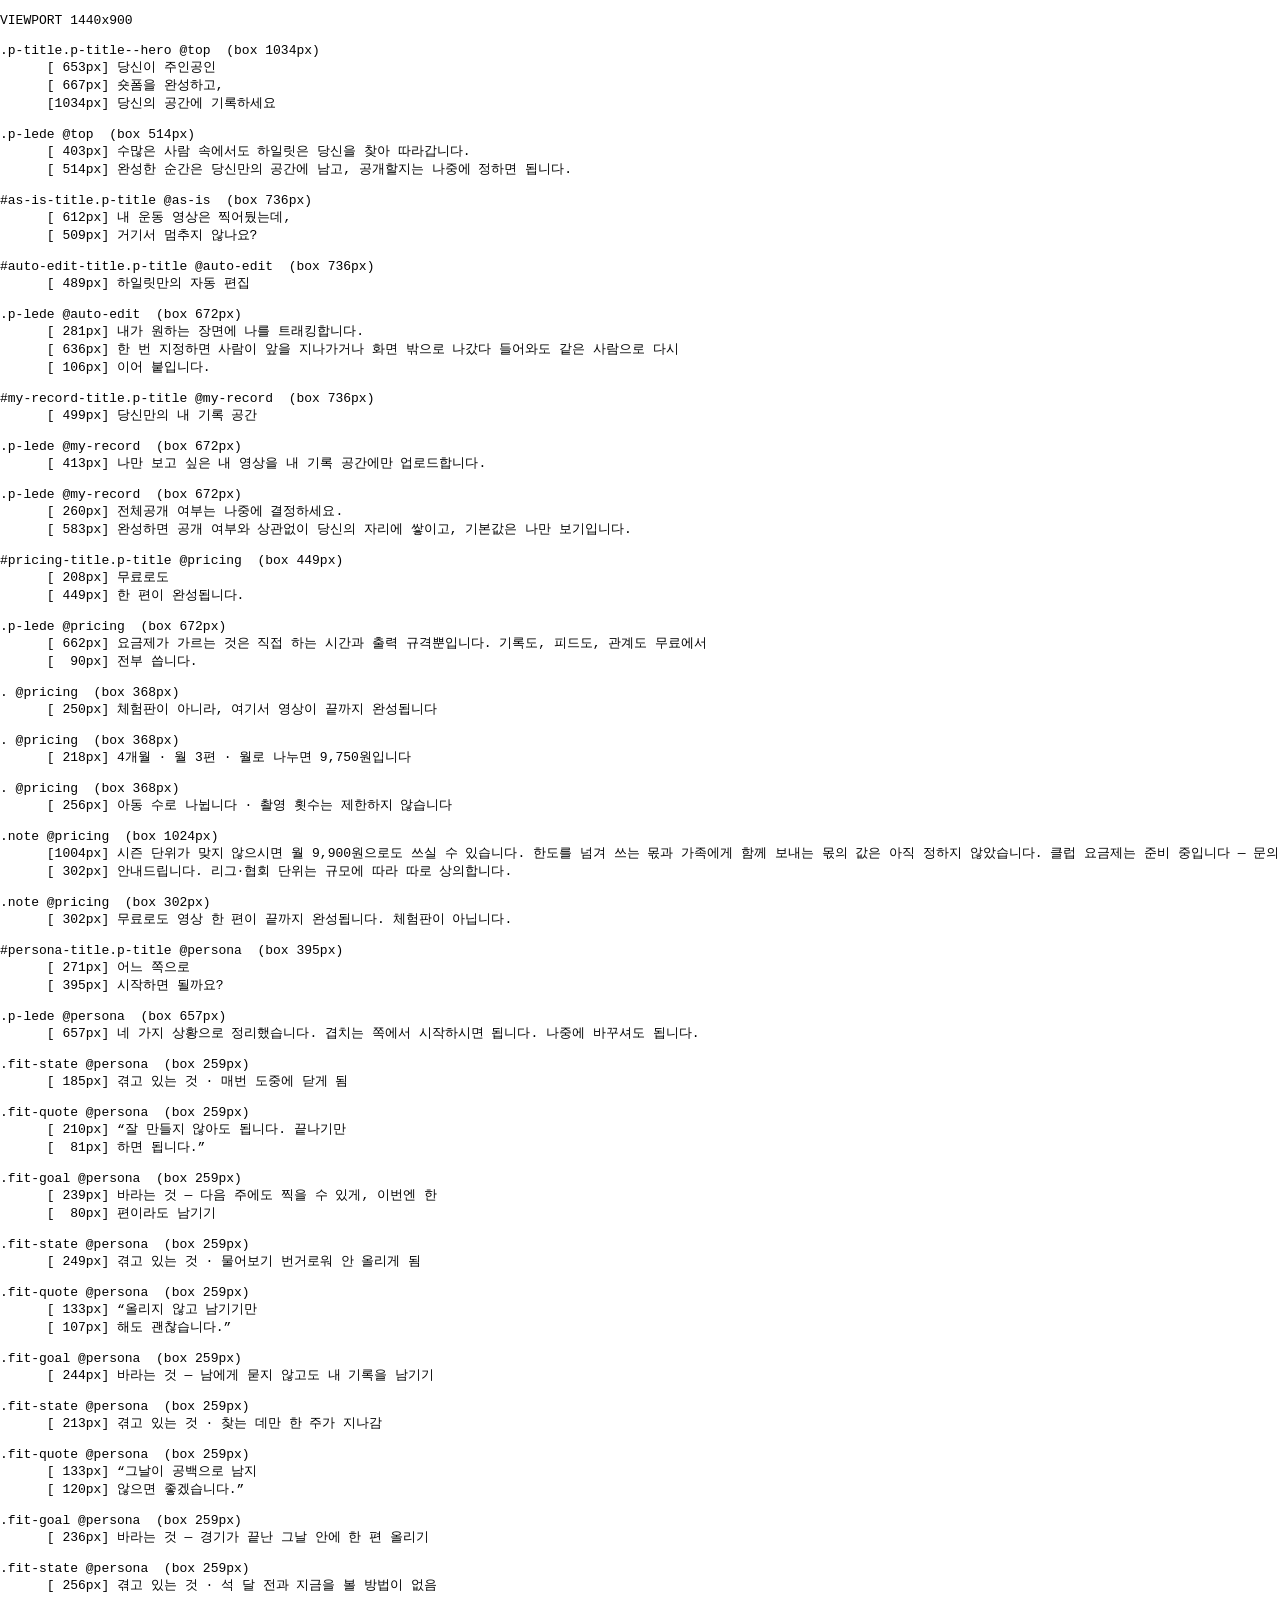
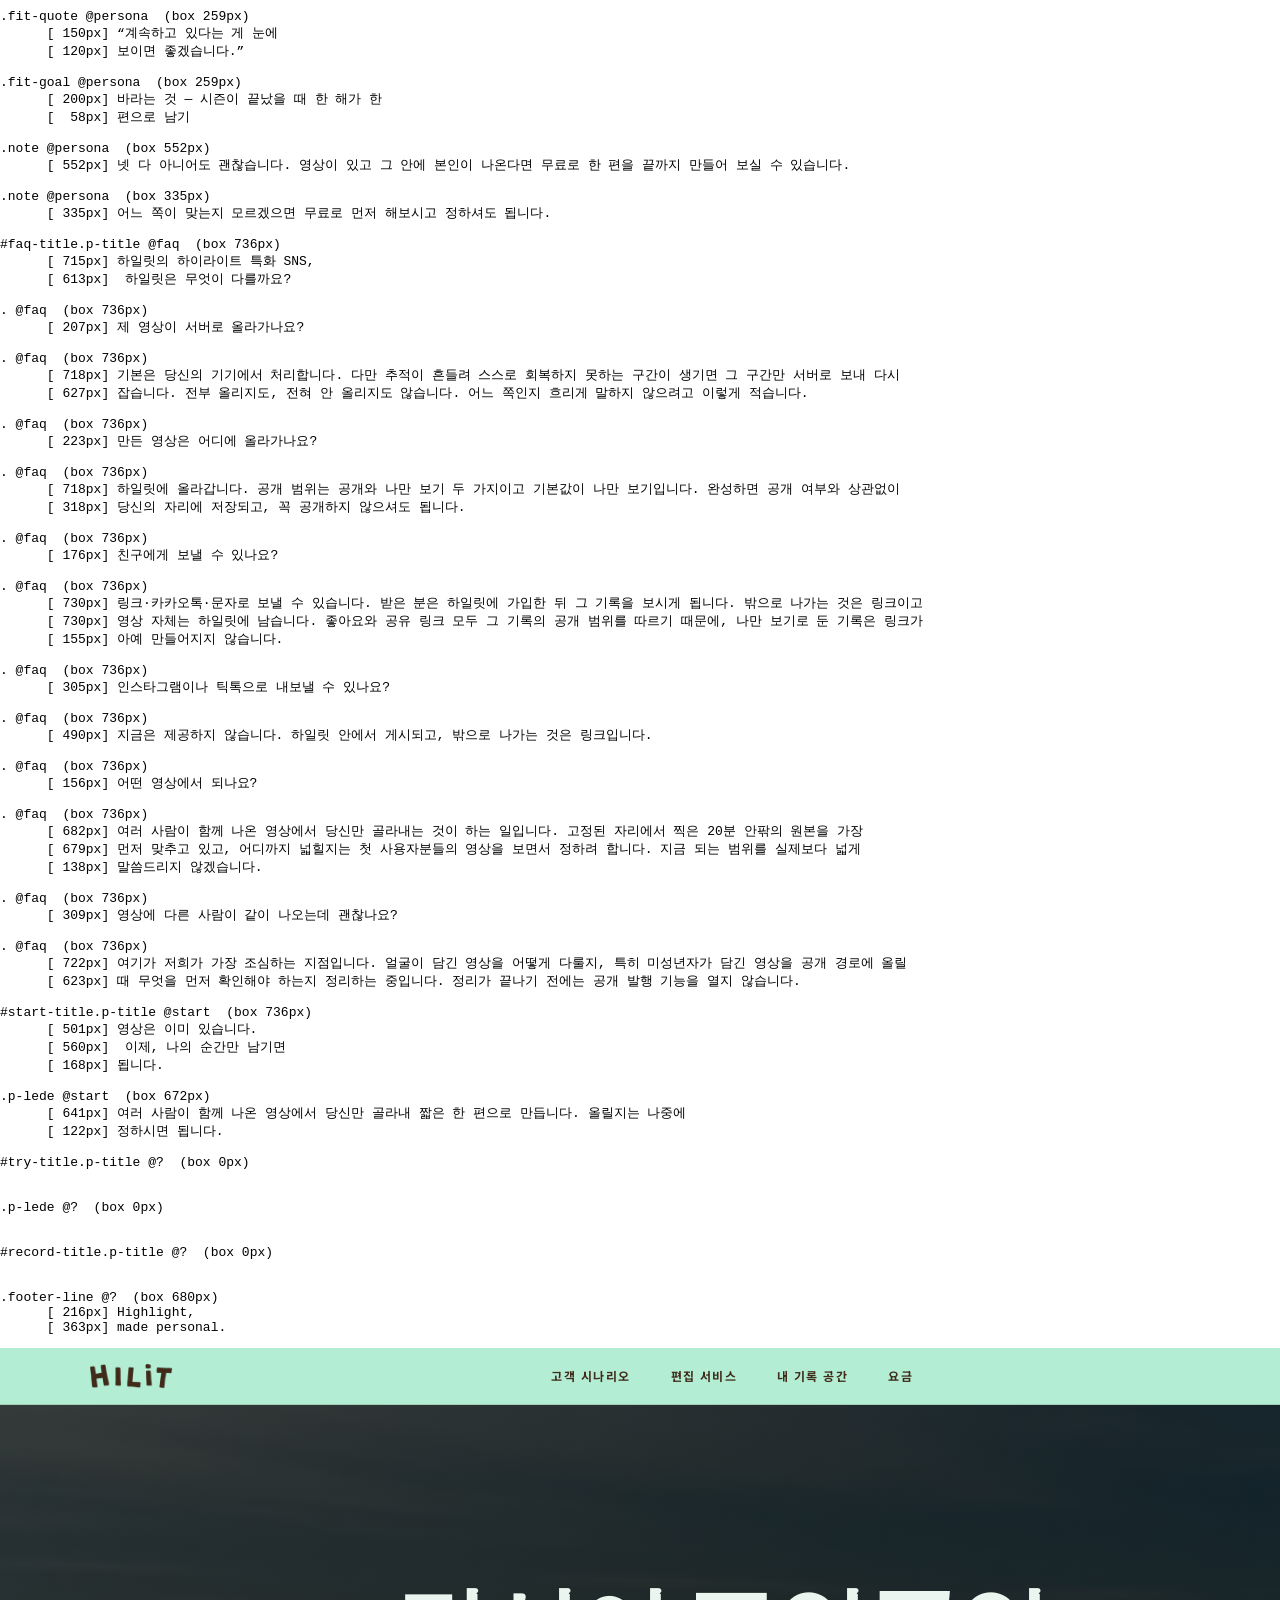
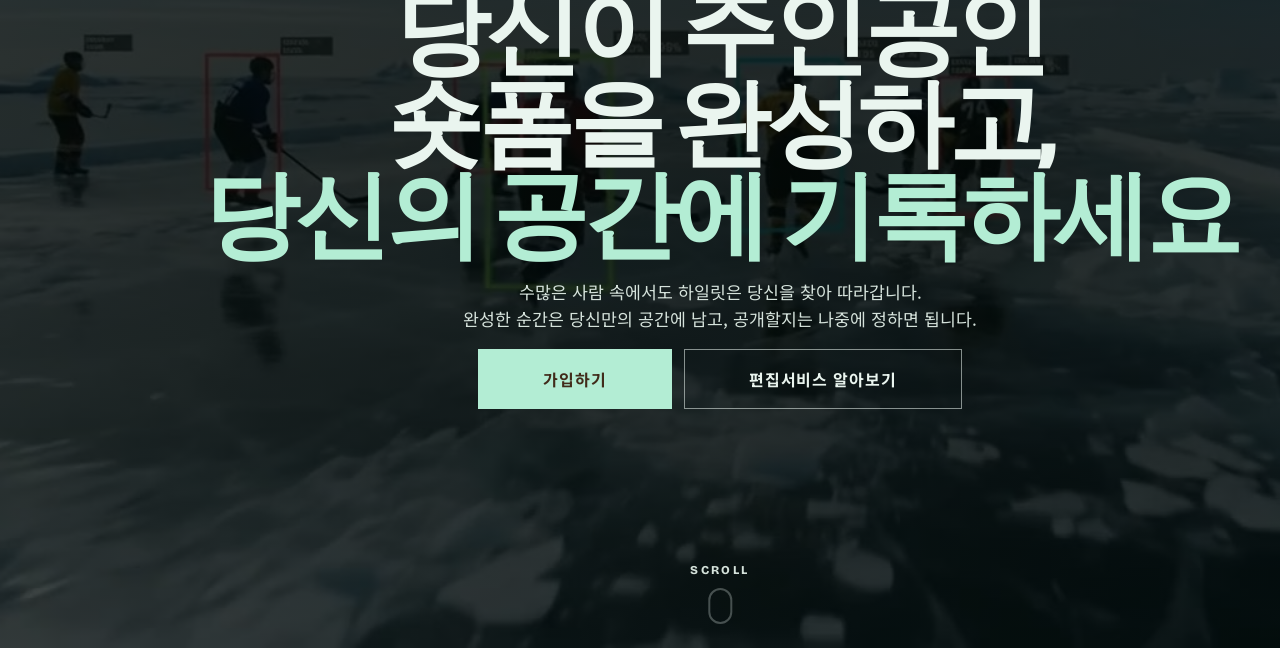
<file: tools/measure-linebreaks.html>
<!doctype html><meta charset="utf-8"><title>줄바꿈 실측</title>
<!-- 줄바꿈 실측 도구 — lp-v5 의 문안을 손볼 때 눈으로 고르지 않기 위한 자다.
     serve.mjs 를 띄우고 tools/measure-linebreaks.html 을 폭을 바꿔가며 연다.
       ?w=390&h=844                 잴 뷰포트
       &sel=%23faq-title            잴 선택자(기본값은 제목·본문 전부)
       &show=try|record             스크립트가 hidden 으로 감춘 갤러리 화면을 펴서 잰다
     각 줄의 실제 픽셀 폭과 글자를 찍어 준다 — 마지막 줄에 한 어절만 남는 줄을 찾는 용도다.
     배포에는 올라가지 않는다(.vercelignore 의 tools/). -->
<style>html,body{margin:0}iframe{border:0}</style>
<pre id="out">running</pre>
<script>
const q = new URLSearchParams(location.search);
const W = Number(q.get('w') || 1440), H = Number(q.get('h') || 900);
const f = document.createElement('iframe');
f.width = W; f.height = H; f.src = q.get('src') || '../lp-v5.html';
document.body.appendChild(f);
f.onload = async () => {
  const d = f.contentDocument, w = f.contentWindow;
  try { await d.fonts.ready; } catch {}
  const show = q.get('show');
  if (show) { d.querySelectorAll('.view').forEach(v => { v.hidden = v.id !== show; }); }
  await new Promise(r => setTimeout(r, 400));
  const sel = q.get('sel') || '.p-title, .p-lede, .note, .footer-line, .faq summary, .faq p, .fit p, .plan-price small';
  const els = [...d.querySelectorAll(sel)];
  const lines = (el) => {
    const walker = d.createTreeWalker(el, NodeFilter.SHOW_TEXT);
    const out = []; let cur = null; const rng = d.createRange();
    let n;
    while ((n = walker.nextNode())) {
      const t = n.nodeValue;
      for (let i = 0; i < t.length; i++) {
        rng.setStart(n, i); rng.setEnd(n, i + 1);
        const r = rng.getBoundingClientRect();
        if (!r.width && !r.height) { if (cur) cur.text += t[i]; continue; }
        const top = Math.round(r.top);
        if (!cur || Math.abs(cur.top - top) > 3) { cur = { top, text: t[i], left: r.left, right: r.right }; out.push(cur); }
        else { cur.text += t[i]; cur.left = Math.min(cur.left, r.left); cur.right = Math.max(cur.right, r.right); }
      }
    }
    return out;
  };
  const rep = els.map(el => {
    const box = el.getBoundingClientRect();
    const id = (el.id ? '#' + el.id : '') + '.' + [...el.classList].join('.') + ' @' + (el.closest('section')?.id || '?');
    const ls = lines(el).map(l => `      [${String(Math.round(l.right - l.left)).padStart(4)}px] ${l.text}`);
    return `${id}  (box ${Math.round(box.width)}px)\n${ls.join('\n')}`;
  }).join('\n\n');
  document.getElementById('out').textContent = `VIEWPORT ${W}x${H}\n\n` + rep;
};
</script>
</file>
<file: tokens.css>
/* Hallmark · pre-emit critique: P5 H5 E4 S5 R4 V5 · macrostructure: Photographic · H6 full-bleed real video · F5 interactive annotated canvas · nav: N7 Brutal Slab · footer: Ft8 Marquee Scroll · theme: studied-DNA (source: TikTok consumer video-first rhythm, rebuilt in HILIT mint) · contrast: pass (40–41) · slop: pass (42–45) · honest: pass (46) · chrome: pass (47) · tokens: pass (48) · responsive/mobile: pass (34, 49–57) · icons: pass (30) */
:root {
  color-scheme: light;
  --font-display: "Bricolage Grotesque", "Arial Black", sans-serif;
  --font-body: "Pretendard", "Noto Sans KR", Arial, sans-serif;
  --color-paper: oklch(97% 0.014 165);
  --color-paper-2: oklch(93% 0.024 165);
  --color-paper-3: oklch(89% 0.035 165);
  --color-ink: oklch(19% 0.018 165);
  --color-ink-2: oklch(34% 0.018 165);
  --color-muted: oklch(43% 0.016 165);
  --color-rule: oklch(76% 0.022 165);
  --color-dark: oklch(15% 0.018 165);
  --color-dark-2: oklch(21% 0.022 165);
  --color-light: oklch(96% 0.014 165);
  --color-light-muted: oklch(78% 0.018 165);
  /* 브랜드 원색 — logo/앱-로고.png 픽셀 실측값 */
  /* [T12 확정] accent는 로고 민트 하나로 유지한다. 영상 위 추적 박스(.candidate-btn·.focus-box)가
     밝은 화면에서 옅게 보이는 것은 감수한 대가이며, 맥락별로 값을 갈라 쓰지 않는다. */
  --color-accent: oklch(90% 0.069 166);        /* 민트 #b3edd3 */
  --color-accent-strong: oklch(83% 0.098 166);
  --color-accent-soft: oklch(90% 0.069 166 / 0.26);
  --color-accent-ink: oklch(31% 0.043 58);    /* 잉크 #402a19 — 로고 글자색 */
  --color-dot: oklch(97% 0.011 112);           /* 땡땡이 #f5f6ee */
  --color-accent-rule: oklch(31% 0.043 58 / 0.16);
  --color-focus: oklch(46% 0.18 165);
  --color-error: oklch(52% 0.2 28);
  --color-error-light: oklch(91% 0.045 28);
  --color-success: oklch(66% 0.16 152);
  --color-overlay: oklch(12% 0.016 165 / 0.58);
  --color-overlay-heavy: oklch(10% 0.016 165 / 0.78);
  --color-clear: transparent;
  --space-1: 0.25rem;
  --space-2: 0.5rem;
  --space-3: 0.75rem;
  --space-4: 1rem;
  --space-5: 1.5rem;
  --space-6: 2rem;
  --space-7: 3rem;
  --space-8: 4rem;
  --space-9: 6rem;
  --space-10: 8rem;
  --space-hero-top: clamp(3rem, 4vh, 4rem);
  --space-hero-bottom: clamp(5.5rem, 8vh, 7rem);
  --space-section-compact: clamp(4rem, 8vw, 7rem);
  --space-section: clamp(5rem, 10vw, 9rem);
  --space-section-wide: clamp(5rem, 11vw, 10rem);
  --page-gutter: clamp(1rem, 4vw, 4rem);
  --nav-height: 3.5rem;
  --brand-size: 5.25rem;
  --content-max: 86rem;
  --radius-sm: 0.35rem;
  --radius-md: 0.75rem;
  --radius-lg: 1.25rem;
  --rule: 1px;
  --text-xs: 0.75rem;
  --text-sm: 0.875rem;
  --text-base: 1rem;
  --text-lg: clamp(1.08rem, 1.2vw, 1.3rem);
  --text-xl: clamp(1.5rem, 2.2vw, 2.5rem);
  --text-2xl: clamp(2.25rem, 5.4vw, 5.7rem);
  --text-hero: clamp(2.8rem, 9.5vw, 9.5rem);
  --ease-out: cubic-bezier(0.16, 1, 0.3, 1);
  --ease-in: cubic-bezier(0.7, 0, 0.84, 0);
  --ease-in-out: cubic-bezier(0.65, 0, 0.35, 1);
  --dur-micro: 120ms;
  --dur-short: 220ms;
  --dur-long: 420ms;
  --z-base: 0;
  --z-content: 10;
  --z-nav: 30;
  --z-overlay: 40;
}
</file>
